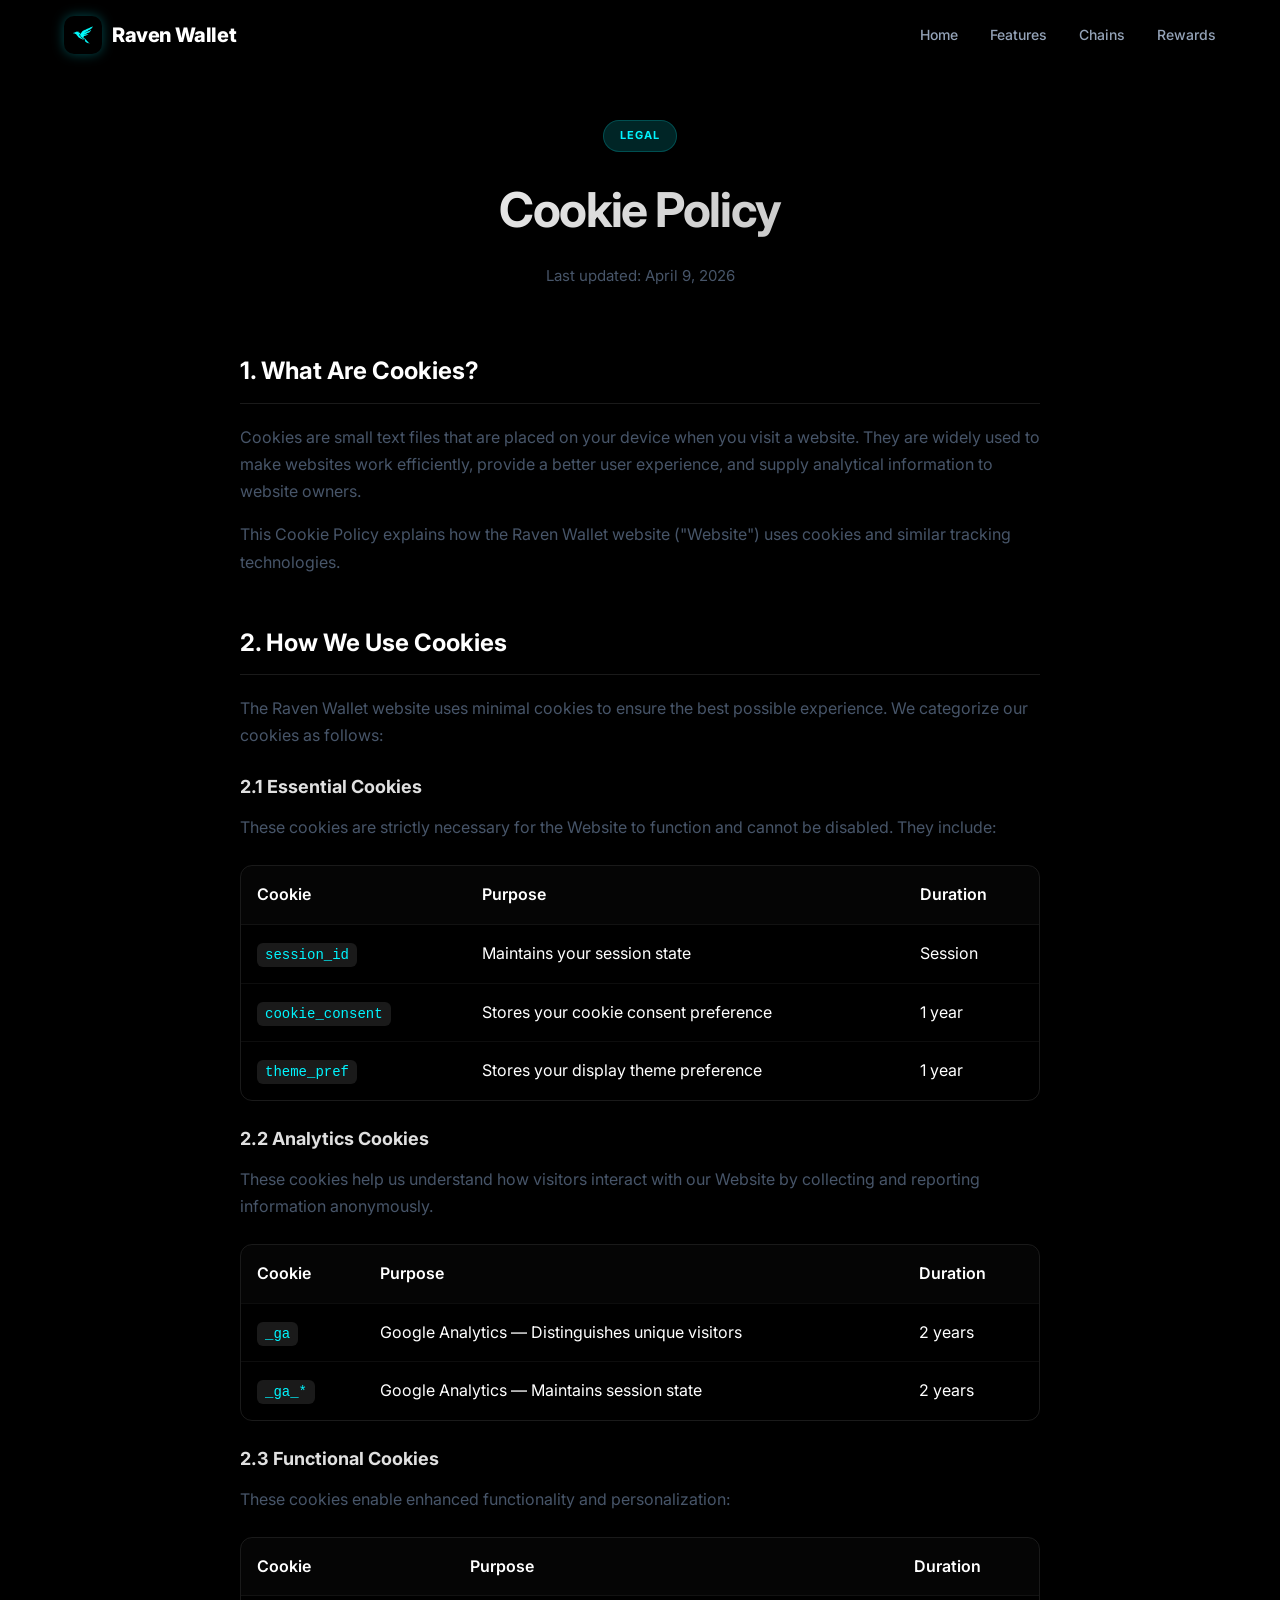
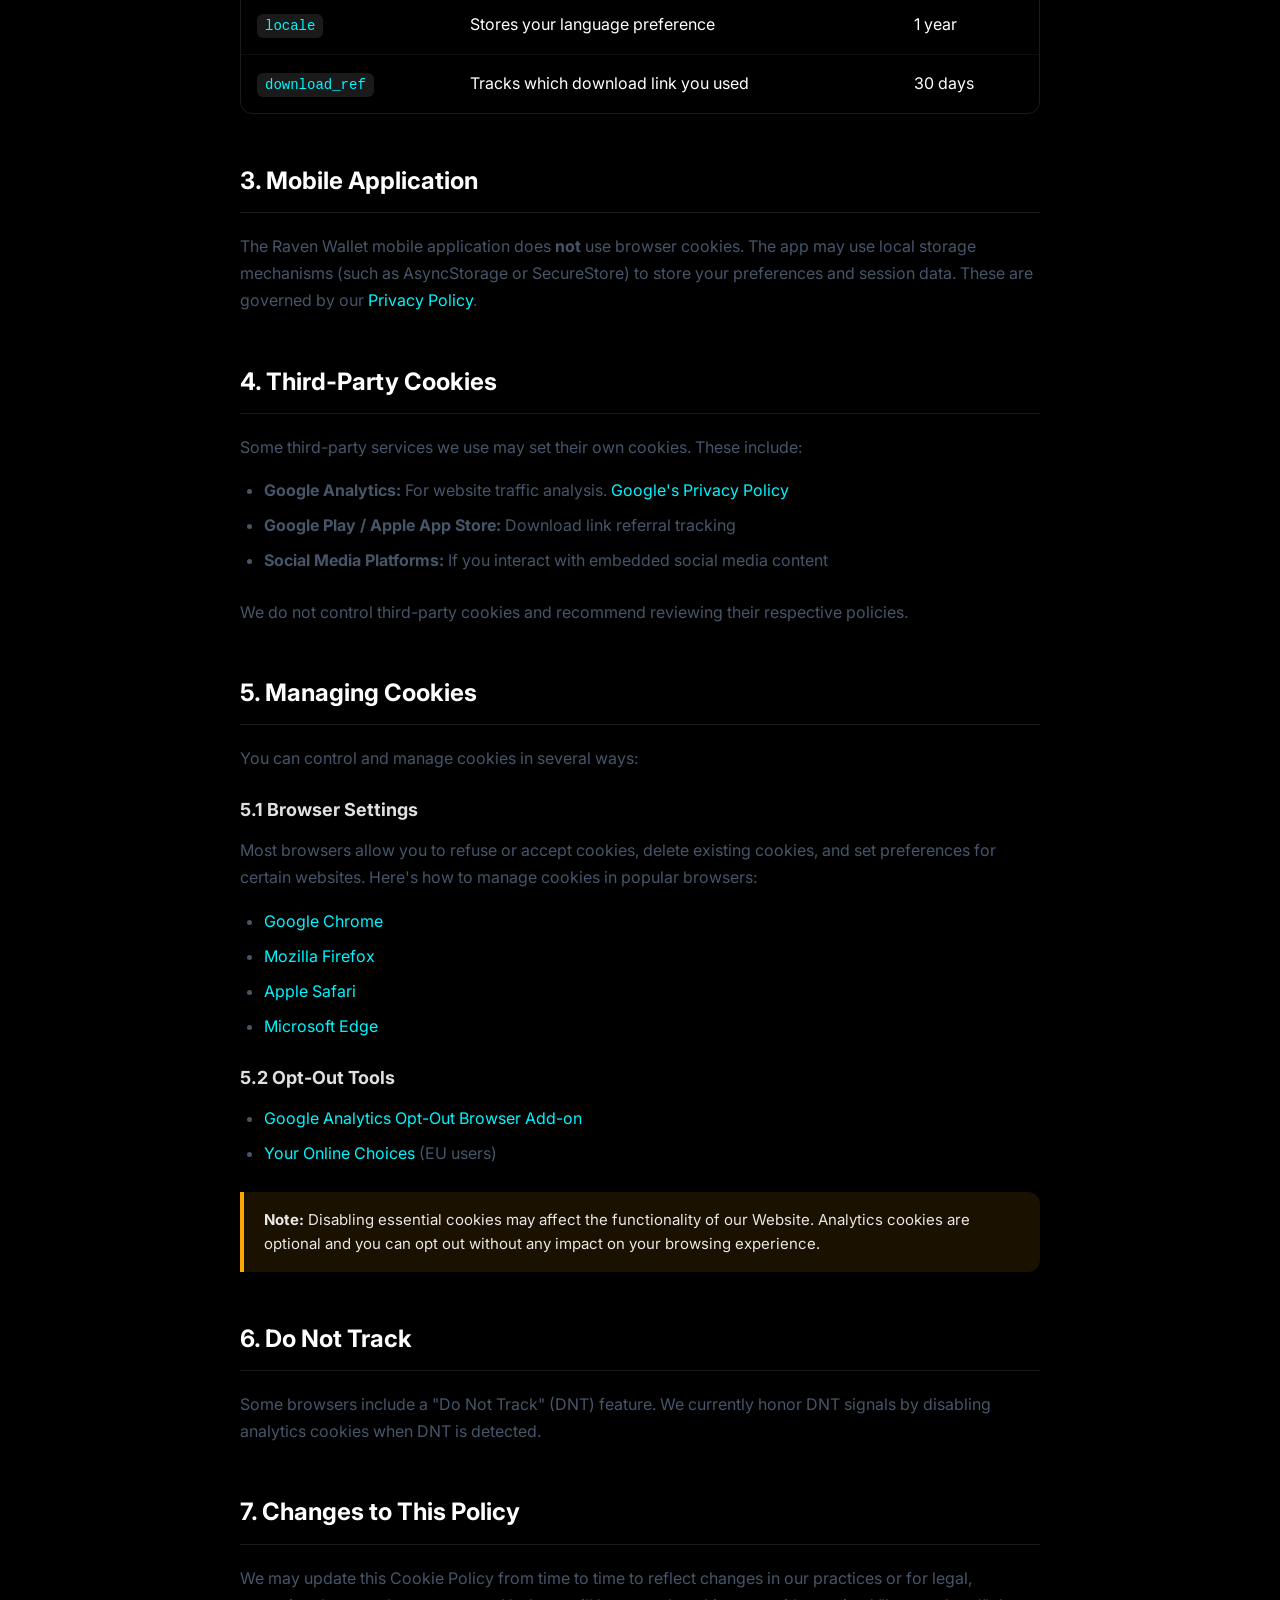
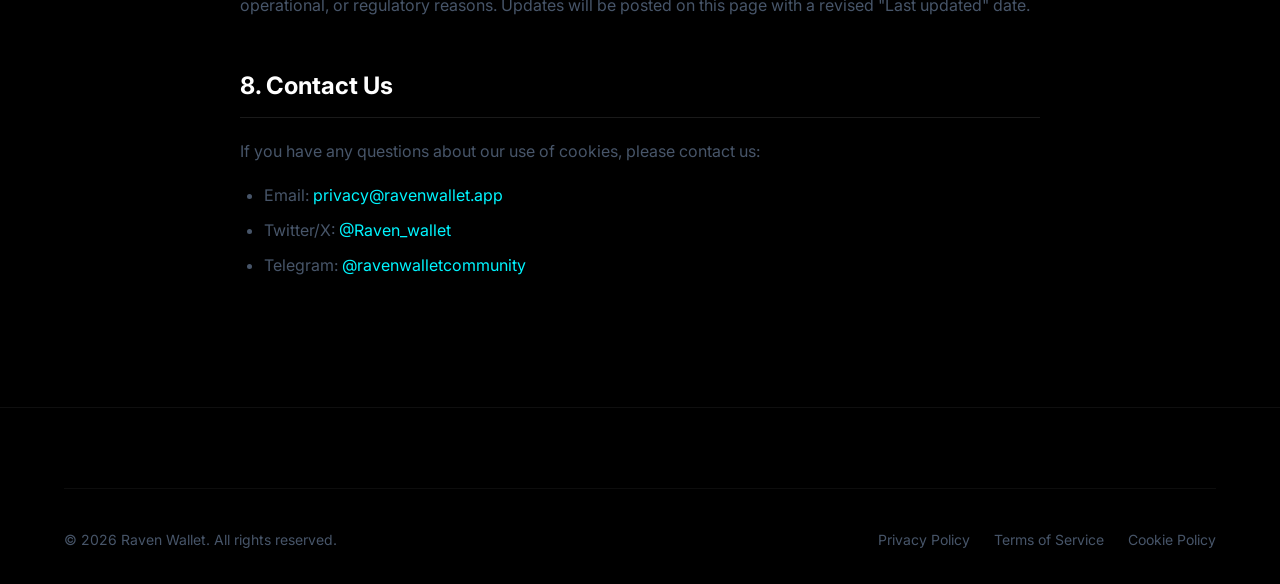
<file: cookie-policy.html>
<!DOCTYPE html>
<html lang="en">
<head>
    <meta charset="UTF-8">
    <meta name="viewport" content="width=device-width, initial-scale=1.0">
    <title>Cookie Policy — Raven Wallet</title>
    <meta name="description" content="Raven Wallet Cookie Policy. Learn about how our website uses cookies and similar technologies.">
    <link rel="icon" type="image/png" href="assets/raven_original_logo.png">
    <link rel="preconnect" href="https://fonts.googleapis.com">
    <link rel="preconnect" href="https://fonts.gstatic.com" crossorigin>
    <link href="https://fonts.googleapis.com/css2?family=Inter:wght@300;400;500;600;700;800;900&display=swap" rel="stylesheet">
    <link rel="stylesheet" href="style.css">
    <link rel="stylesheet" href="legal.css">
</head>
<body>
    <nav class="nav" id="nav">
        <div class="nav-container">
            <a href="index.html" class="nav-logo">
                <img src="assets/raven_original_logo.png" alt="Raven Wallet" class="nav-logo-img">
                <span>Raven Wallet</span>
            </a>
            <div class="nav-links">
                <a href="index.html">Home</a>
                <a href="index.html#features">Features</a>
                <a href="index.html#chains">Chains</a>
                <a href="index.html#rewards">Rewards</a>
            </div>
        </div>
    </nav>

    <main class="legal-page">
        <div class="legal-container">
            <div class="legal-header">
                <span class="section-chip">LEGAL</span>
                <h1>Cookie Policy</h1>
                <p class="legal-date">Last updated: April 9, 2026</p>
            </div>

            <div class="legal-content">
                <section>
                    <h2>1. What Are Cookies?</h2>
                    <p>Cookies are small text files that are placed on your device when you visit a website. They are widely used to make websites work efficiently, provide a better user experience, and supply analytical information to website owners.</p>
                    <p>This Cookie Policy explains how the Raven Wallet website ("Website") uses cookies and similar tracking technologies.</p>
                </section>

                <section>
                    <h2>2. How We Use Cookies</h2>
                    <p>The Raven Wallet website uses minimal cookies to ensure the best possible experience. We categorize our cookies as follows:</p>

                    <h3>2.1 Essential Cookies</h3>
                    <p>These cookies are strictly necessary for the Website to function and cannot be disabled. They include:</p>
                    <div class="cookie-table">
                        <table>
                            <thead>
                                <tr>
                                    <th>Cookie</th>
                                    <th>Purpose</th>
                                    <th>Duration</th>
                                </tr>
                            </thead>
                            <tbody>
                                <tr>
                                    <td><code>session_id</code></td>
                                    <td>Maintains your session state</td>
                                    <td>Session</td>
                                </tr>
                                <tr>
                                    <td><code>cookie_consent</code></td>
                                    <td>Stores your cookie consent preference</td>
                                    <td>1 year</td>
                                </tr>
                                <tr>
                                    <td><code>theme_pref</code></td>
                                    <td>Stores your display theme preference</td>
                                    <td>1 year</td>
                                </tr>
                            </tbody>
                        </table>
                    </div>

                    <h3>2.2 Analytics Cookies</h3>
                    <p>These cookies help us understand how visitors interact with our Website by collecting and reporting information anonymously.</p>
                    <div class="cookie-table">
                        <table>
                            <thead>
                                <tr>
                                    <th>Cookie</th>
                                    <th>Purpose</th>
                                    <th>Duration</th>
                                </tr>
                            </thead>
                            <tbody>
                                <tr>
                                    <td><code>_ga</code></td>
                                    <td>Google Analytics — Distinguishes unique visitors</td>
                                    <td>2 years</td>
                                </tr>
                                <tr>
                                    <td><code>_ga_*</code></td>
                                    <td>Google Analytics — Maintains session state</td>
                                    <td>2 years</td>
                                </tr>
                            </tbody>
                        </table>
                    </div>

                    <h3>2.3 Functional Cookies</h3>
                    <p>These cookies enable enhanced functionality and personalization:</p>
                    <div class="cookie-table">
                        <table>
                            <thead>
                                <tr>
                                    <th>Cookie</th>
                                    <th>Purpose</th>
                                    <th>Duration</th>
                                </tr>
                            </thead>
                            <tbody>
                                <tr>
                                    <td><code>locale</code></td>
                                    <td>Stores your language preference</td>
                                    <td>1 year</td>
                                </tr>
                                <tr>
                                    <td><code>download_ref</code></td>
                                    <td>Tracks which download link you used</td>
                                    <td>30 days</td>
                                </tr>
                            </tbody>
                        </table>
                    </div>
                </section>

                <section>
                    <h2>3. Mobile Application</h2>
                    <p>The Raven Wallet mobile application does <strong>not</strong> use browser cookies. The app may use local storage mechanisms (such as AsyncStorage or SecureStore) to store your preferences and session data. These are governed by our <a href="privacy-policy.html">Privacy Policy</a>.</p>
                </section>

                <section>
                    <h2>4. Third-Party Cookies</h2>
                    <p>Some third-party services we use may set their own cookies. These include:</p>
                    <ul>
                        <li><strong>Google Analytics:</strong> For website traffic analysis. <a href="https://policies.google.com/privacy" target="_blank" rel="noopener">Google's Privacy Policy</a></li>
                        <li><strong>Google Play / Apple App Store:</strong> Download link referral tracking</li>
                        <li><strong>Social Media Platforms:</strong> If you interact with embedded social media content</li>
                    </ul>
                    <p>We do not control third-party cookies and recommend reviewing their respective policies.</p>
                </section>

                <section>
                    <h2>5. Managing Cookies</h2>
                    <p>You can control and manage cookies in several ways:</p>

                    <h3>5.1 Browser Settings</h3>
                    <p>Most browsers allow you to refuse or accept cookies, delete existing cookies, and set preferences for certain websites. Here's how to manage cookies in popular browsers:</p>
                    <ul>
                        <li><a href="https://support.google.com/chrome/answer/95647" target="_blank" rel="noopener">Google Chrome</a></li>
                        <li><a href="https://support.mozilla.org/en-US/kb/cookies-information-websites-store-on-your-computer" target="_blank" rel="noopener">Mozilla Firefox</a></li>
                        <li><a href="https://support.apple.com/guide/safari/manage-cookies-sfri11471/mac" target="_blank" rel="noopener">Apple Safari</a></li>
                        <li><a href="https://support.microsoft.com/en-us/microsoft-edge/manage-cookies-in-microsoft-edge-168dab11-0753-043d-7c16-ede5947fc64d" target="_blank" rel="noopener">Microsoft Edge</a></li>
                    </ul>

                    <h3>5.2 Opt-Out Tools</h3>
                    <ul>
                        <li><a href="https://tools.google.com/dlpage/gaoptout" target="_blank" rel="noopener">Google Analytics Opt-Out Browser Add-on</a></li>
                        <li><a href="https://www.youronlinechoices.com/" target="_blank" rel="noopener">Your Online Choices</a> (EU users)</li>
                    </ul>

                    <div class="legal-warning">
                        <strong>Note:</strong> Disabling essential cookies may affect the functionality of our Website. Analytics cookies are optional and you can opt out without any impact on your browsing experience.
                    </div>
                </section>

                <section>
                    <h2>6. Do Not Track</h2>
                    <p>Some browsers include a "Do Not Track" (DNT) feature. We currently honor DNT signals by disabling analytics cookies when DNT is detected.</p>
                </section>

                <section>
                    <h2>7. Changes to This Policy</h2>
                    <p>We may update this Cookie Policy from time to time to reflect changes in our practices or for legal, operational, or regulatory reasons. Updates will be posted on this page with a revised "Last updated" date.</p>
                </section>

                <section>
                    <h2>8. Contact Us</h2>
                    <p>If you have any questions about our use of cookies, please contact us:</p>
                    <ul>
                        <li>Email: <a href="mailto:privacy@ravenwallet.app">privacy@ravenwallet.app</a></li>
                        <li>Twitter/X: <a href="https://x.com/Raven_wallet" target="_blank">@Raven_wallet</a></li>
                        <li>Telegram: <a href="https://t.me/ravenwalletcommunity" target="_blank">@ravenwalletcommunity</a></li>
                    </ul>
                </section>
            </div>
        </div>
    </main>

    <footer class="footer">
        <div class="section-container">
            <div class="legal-footer">
                <p>&copy; 2026 Raven Wallet. All rights reserved.</p>
                <div class="legal-footer-links">
                    <a href="privacy-policy.html">Privacy Policy</a>
                    <a href="terms-of-service.html">Terms of Service</a>
                    <a href="cookie-policy.html">Cookie Policy</a>
                </div>
            </div>
        </div>
    </footer>
</body>
</html>
</file>
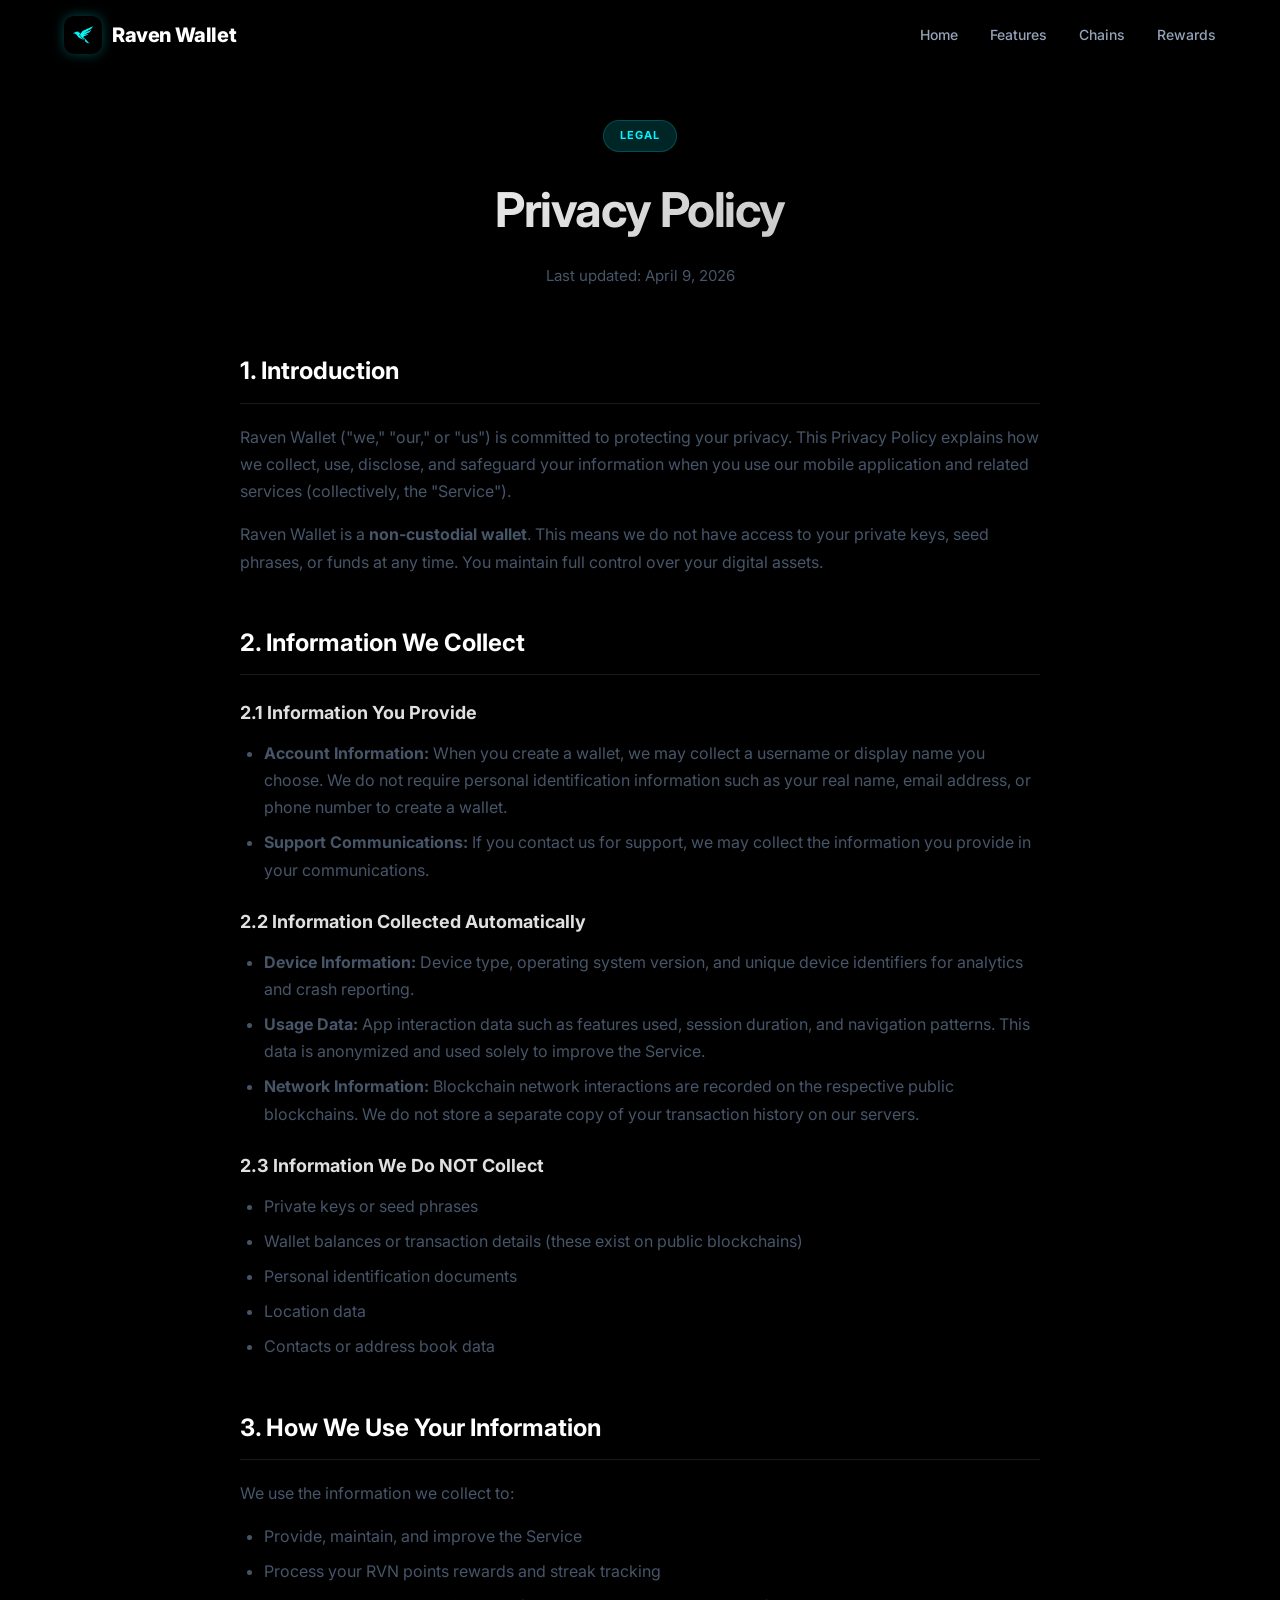
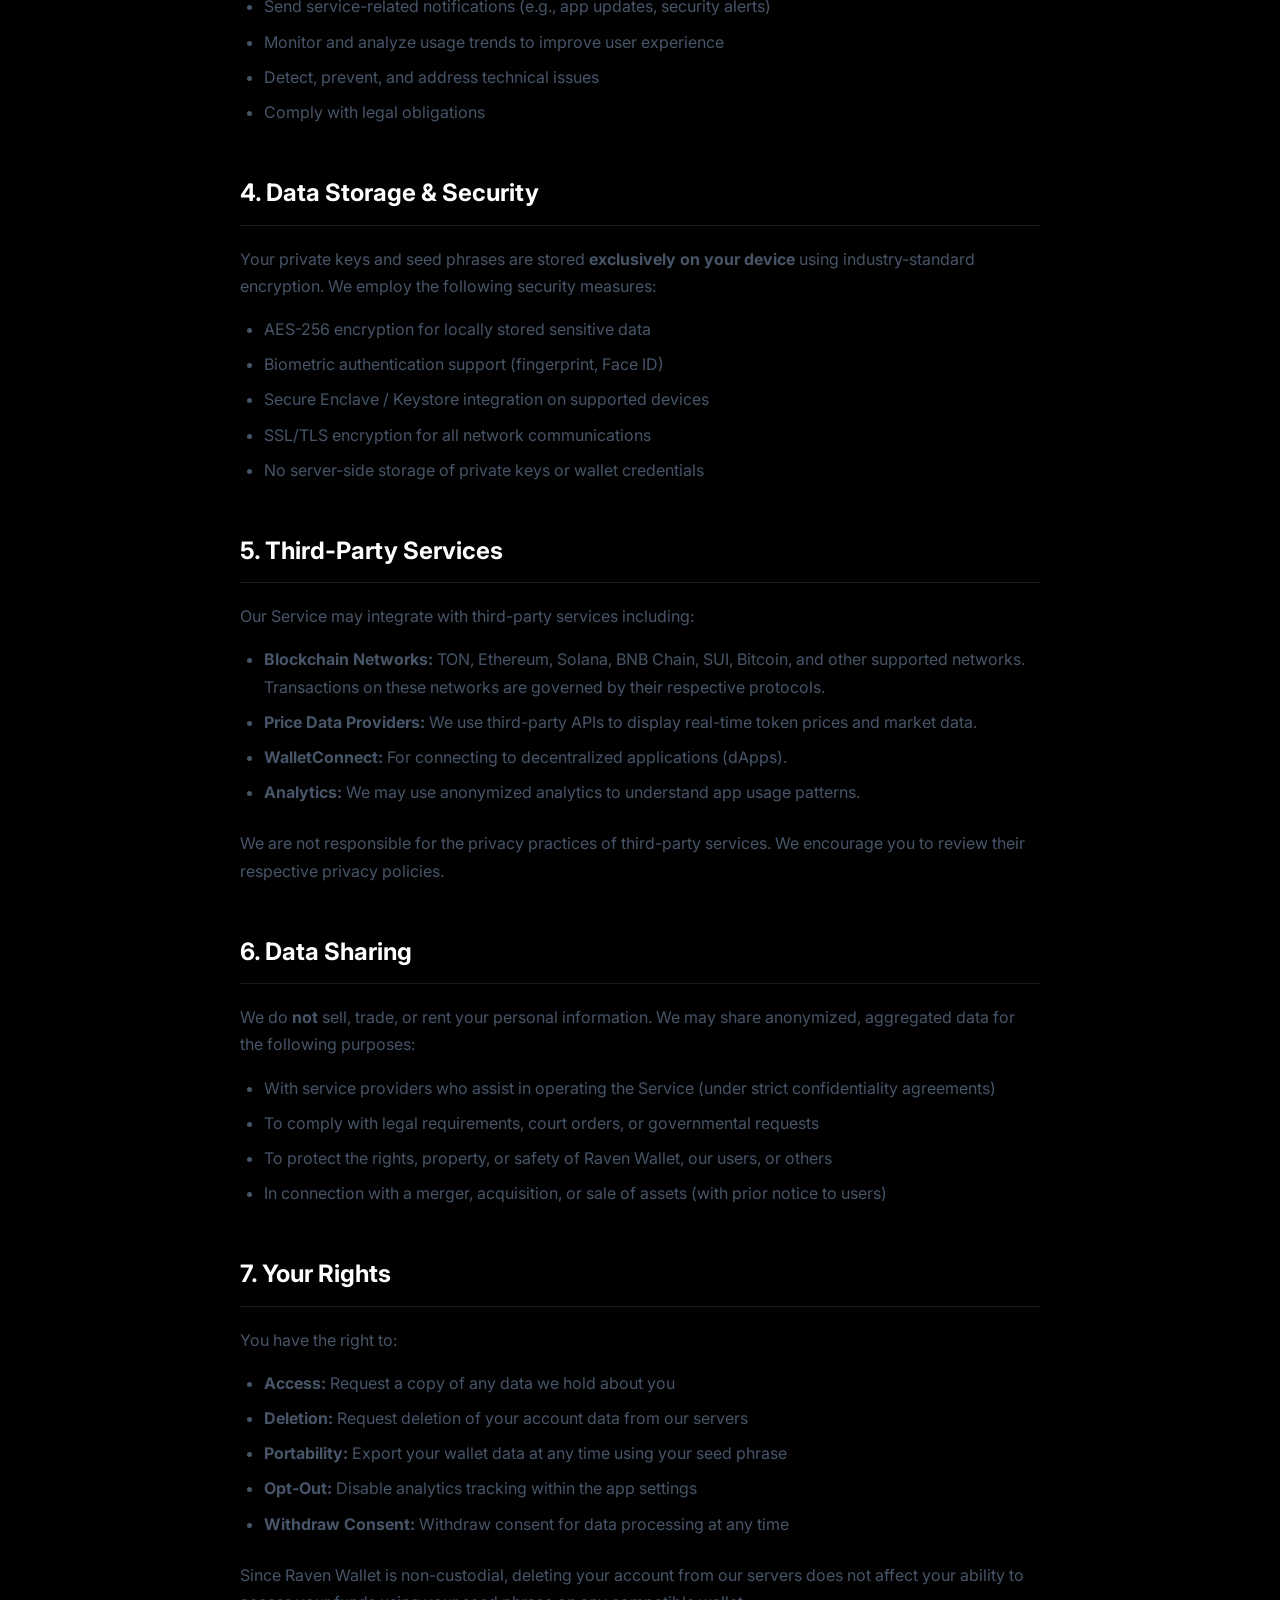
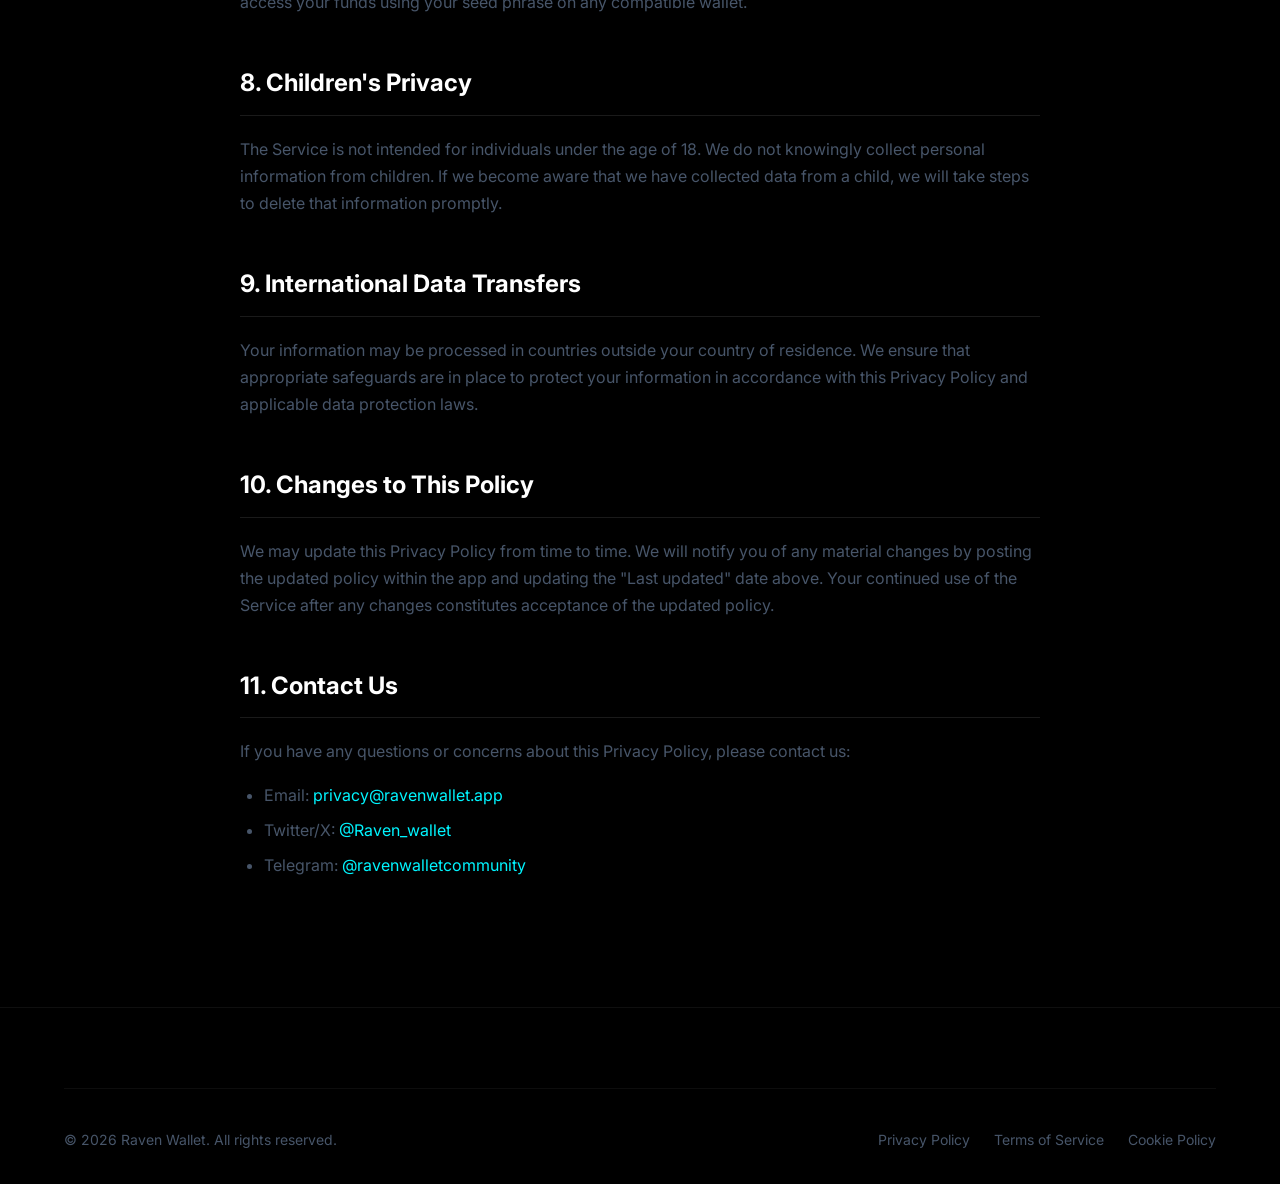
<file: privacy-policy.html>
<!DOCTYPE html>
<html lang="en">
<head>
    <meta charset="UTF-8">
    <meta name="viewport" content="width=device-width, initial-scale=1.0">
    <title>Privacy Policy — Raven Wallet</title>
    <meta name="description" content="Raven Wallet Privacy Policy. Learn how we handle your data with our non-custodial, privacy-first approach.">
    <link rel="icon" type="image/png" href="assets/raven_original_logo.png">
    <link rel="preconnect" href="https://fonts.googleapis.com">
    <link rel="preconnect" href="https://fonts.gstatic.com" crossorigin>
    <link href="https://fonts.googleapis.com/css2?family=Inter:wght@300;400;500;600;700;800;900&display=swap" rel="stylesheet">
    <link rel="stylesheet" href="style.css">
    <link rel="stylesheet" href="legal.css">
</head>
<body>
    <nav class="nav" id="nav">
        <div class="nav-container">
            <a href="index.html" class="nav-logo">
                <img src="assets/raven_original_logo.png" alt="Raven Wallet" class="nav-logo-img">
                <span>Raven Wallet</span>
            </a>
            <div class="nav-links">
                <a href="index.html">Home</a>
                <a href="index.html#features">Features</a>
                <a href="index.html#chains">Chains</a>
                <a href="index.html#rewards">Rewards</a>
            </div>
        </div>
    </nav>

    <main class="legal-page">
        <div class="legal-container">
            <div class="legal-header">
                <span class="section-chip">LEGAL</span>
                <h1>Privacy Policy</h1>
                <p class="legal-date">Last updated: April 9, 2026</p>
            </div>

            <div class="legal-content">
                <section>
                    <h2>1. Introduction</h2>
                    <p>Raven Wallet ("we," "our," or "us") is committed to protecting your privacy. This Privacy Policy explains how we collect, use, disclose, and safeguard your information when you use our mobile application and related services (collectively, the "Service").</p>
                    <p>Raven Wallet is a <strong>non-custodial wallet</strong>. This means we do not have access to your private keys, seed phrases, or funds at any time. You maintain full control over your digital assets.</p>
                </section>

                <section>
                    <h2>2. Information We Collect</h2>
                    
                    <h3>2.1 Information You Provide</h3>
                    <ul>
                        <li><strong>Account Information:</strong> When you create a wallet, we may collect a username or display name you choose. We do not require personal identification information such as your real name, email address, or phone number to create a wallet.</li>
                        <li><strong>Support Communications:</strong> If you contact us for support, we may collect the information you provide in your communications.</li>
                    </ul>

                    <h3>2.2 Information Collected Automatically</h3>
                    <ul>
                        <li><strong>Device Information:</strong> Device type, operating system version, and unique device identifiers for analytics and crash reporting.</li>
                        <li><strong>Usage Data:</strong> App interaction data such as features used, session duration, and navigation patterns. This data is anonymized and used solely to improve the Service.</li>
                        <li><strong>Network Information:</strong> Blockchain network interactions are recorded on the respective public blockchains. We do not store a separate copy of your transaction history on our servers.</li>
                    </ul>

                    <h3>2.3 Information We Do NOT Collect</h3>
                    <ul>
                        <li>Private keys or seed phrases</li>
                        <li>Wallet balances or transaction details (these exist on public blockchains)</li>
                        <li>Personal identification documents</li>
                        <li>Location data</li>
                        <li>Contacts or address book data</li>
                    </ul>
                </section>

                <section>
                    <h2>3. How We Use Your Information</h2>
                    <p>We use the information we collect to:</p>
                    <ul>
                        <li>Provide, maintain, and improve the Service</li>
                        <li>Process your RVN points rewards and streak tracking</li>
                        <li>Send service-related notifications (e.g., app updates, security alerts)</li>
                        <li>Monitor and analyze usage trends to improve user experience</li>
                        <li>Detect, prevent, and address technical issues</li>
                        <li>Comply with legal obligations</li>
                    </ul>
                </section>

                <section>
                    <h2>4. Data Storage & Security</h2>
                    <p>Your private keys and seed phrases are stored <strong>exclusively on your device</strong> using industry-standard encryption. We employ the following security measures:</p>
                    <ul>
                        <li>AES-256 encryption for locally stored sensitive data</li>
                        <li>Biometric authentication support (fingerprint, Face ID)</li>
                        <li>Secure Enclave / Keystore integration on supported devices</li>
                        <li>SSL/TLS encryption for all network communications</li>
                        <li>No server-side storage of private keys or wallet credentials</li>
                    </ul>
                </section>

                <section>
                    <h2>5. Third-Party Services</h2>
                    <p>Our Service may integrate with third-party services including:</p>
                    <ul>
                        <li><strong>Blockchain Networks:</strong> TON, Ethereum, Solana, BNB Chain, SUI, Bitcoin, and other supported networks. Transactions on these networks are governed by their respective protocols.</li>
                        <li><strong>Price Data Providers:</strong> We use third-party APIs to display real-time token prices and market data.</li>
                        <li><strong>WalletConnect:</strong> For connecting to decentralized applications (dApps).</li>
                        <li><strong>Analytics:</strong> We may use anonymized analytics to understand app usage patterns.</li>
                    </ul>
                    <p>We are not responsible for the privacy practices of third-party services. We encourage you to review their respective privacy policies.</p>
                </section>

                <section>
                    <h2>6. Data Sharing</h2>
                    <p>We do <strong>not</strong> sell, trade, or rent your personal information. We may share anonymized, aggregated data for the following purposes:</p>
                    <ul>
                        <li>With service providers who assist in operating the Service (under strict confidentiality agreements)</li>
                        <li>To comply with legal requirements, court orders, or governmental requests</li>
                        <li>To protect the rights, property, or safety of Raven Wallet, our users, or others</li>
                        <li>In connection with a merger, acquisition, or sale of assets (with prior notice to users)</li>
                    </ul>
                </section>

                <section>
                    <h2>7. Your Rights</h2>
                    <p>You have the right to:</p>
                    <ul>
                        <li><strong>Access:</strong> Request a copy of any data we hold about you</li>
                        <li><strong>Deletion:</strong> Request deletion of your account data from our servers</li>
                        <li><strong>Portability:</strong> Export your wallet data at any time using your seed phrase</li>
                        <li><strong>Opt-Out:</strong> Disable analytics tracking within the app settings</li>
                        <li><strong>Withdraw Consent:</strong> Withdraw consent for data processing at any time</li>
                    </ul>
                    <p>Since Raven Wallet is non-custodial, deleting your account from our servers does not affect your ability to access your funds using your seed phrase on any compatible wallet.</p>
                </section>

                <section>
                    <h2>8. Children's Privacy</h2>
                    <p>The Service is not intended for individuals under the age of 18. We do not knowingly collect personal information from children. If we become aware that we have collected data from a child, we will take steps to delete that information promptly.</p>
                </section>

                <section>
                    <h2>9. International Data Transfers</h2>
                    <p>Your information may be processed in countries outside your country of residence. We ensure that appropriate safeguards are in place to protect your information in accordance with this Privacy Policy and applicable data protection laws.</p>
                </section>

                <section>
                    <h2>10. Changes to This Policy</h2>
                    <p>We may update this Privacy Policy from time to time. We will notify you of any material changes by posting the updated policy within the app and updating the "Last updated" date above. Your continued use of the Service after any changes constitutes acceptance of the updated policy.</p>
                </section>

                <section>
                    <h2>11. Contact Us</h2>
                    <p>If you have any questions or concerns about this Privacy Policy, please contact us:</p>
                    <ul>
                        <li>Email: <a href="mailto:privacy@ravenwallet.app">privacy@ravenwallet.app</a></li>
                        <li>Twitter/X: <a href="https://x.com/Raven_wallet" target="_blank">@Raven_wallet</a></li>
                        <li>Telegram: <a href="https://t.me/ravenwalletcommunity" target="_blank">@ravenwalletcommunity</a></li>
                    </ul>
                </section>
            </div>
        </div>
    </main>

    <footer class="footer">
        <div class="section-container">
            <div class="legal-footer">
                <p>&copy; 2026 Raven Wallet. All rights reserved.</p>
                <div class="legal-footer-links">
                    <a href="privacy-policy.html">Privacy Policy</a>
                    <a href="terms-of-service.html">Terms of Service</a>
                    <a href="cookie-policy.html">Cookie Policy</a>
                </div>
            </div>
        </div>
    </footer>
</body>
</html>
</file>
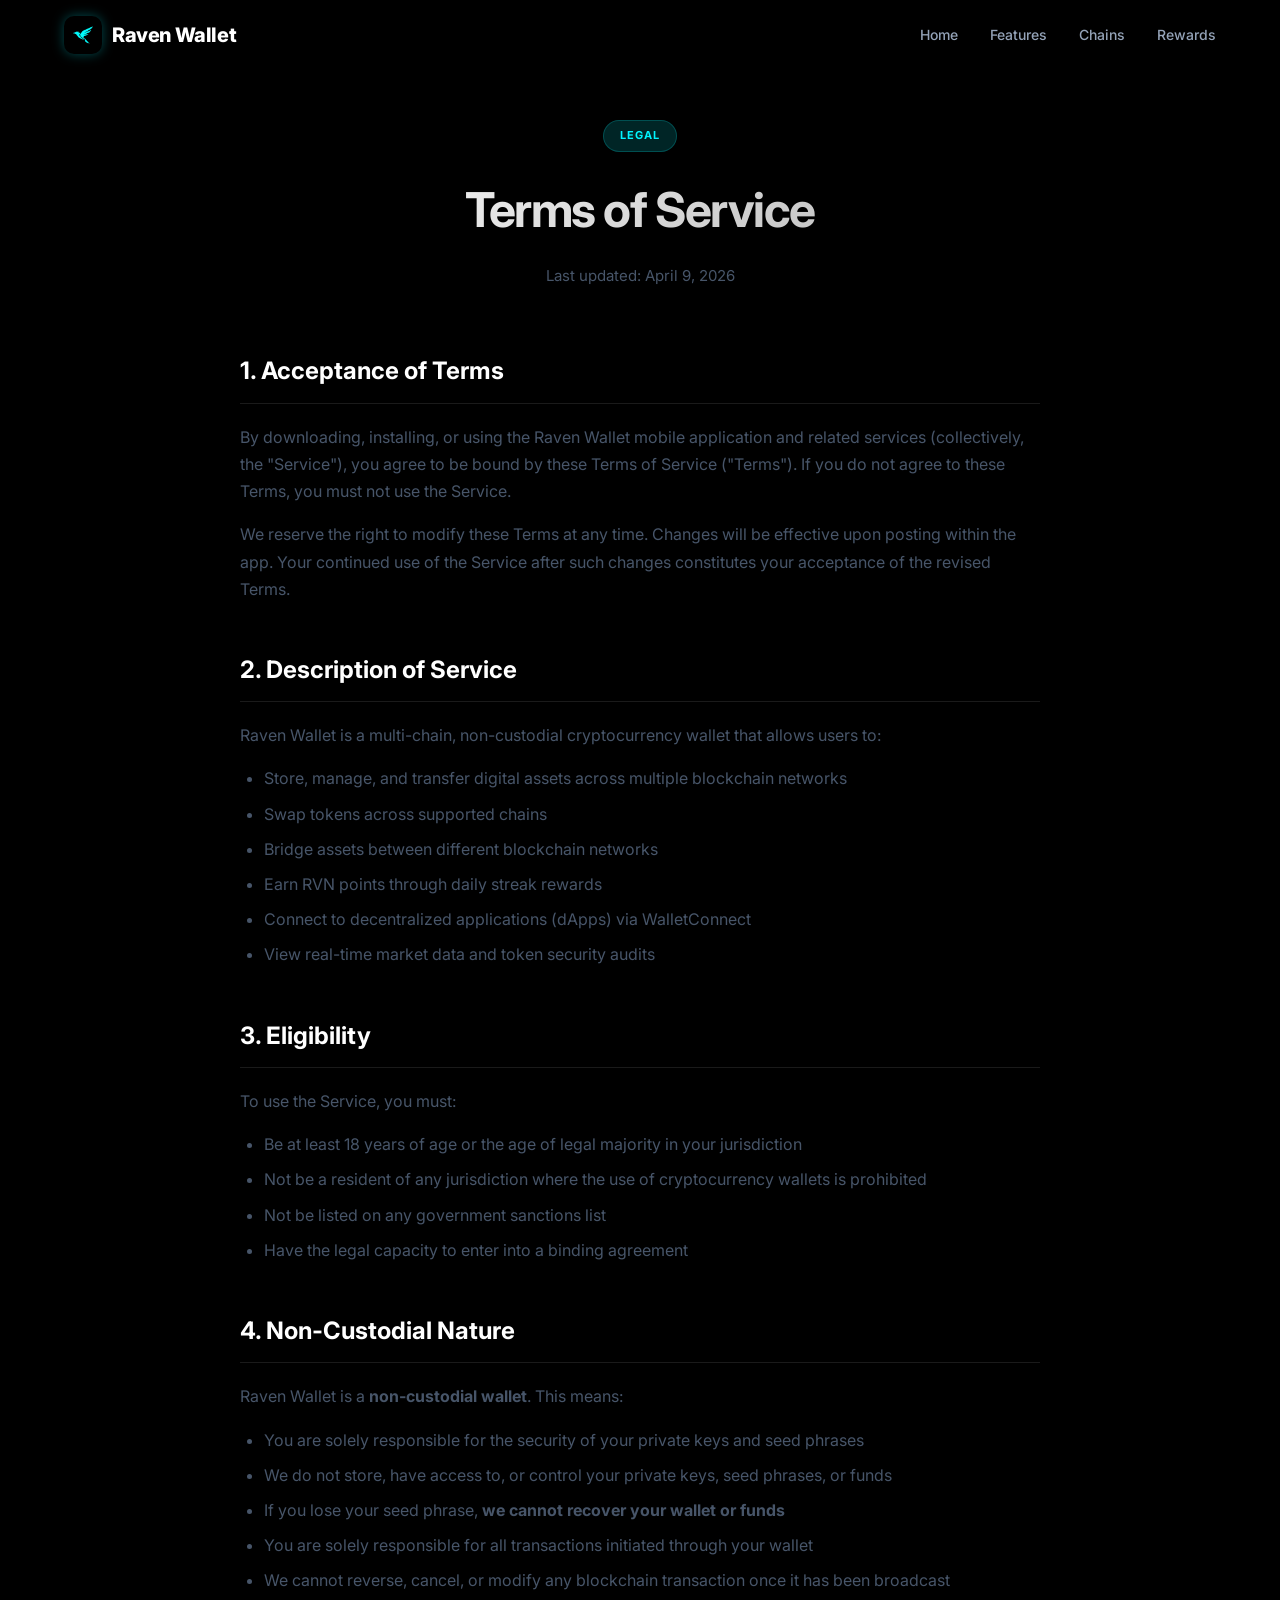
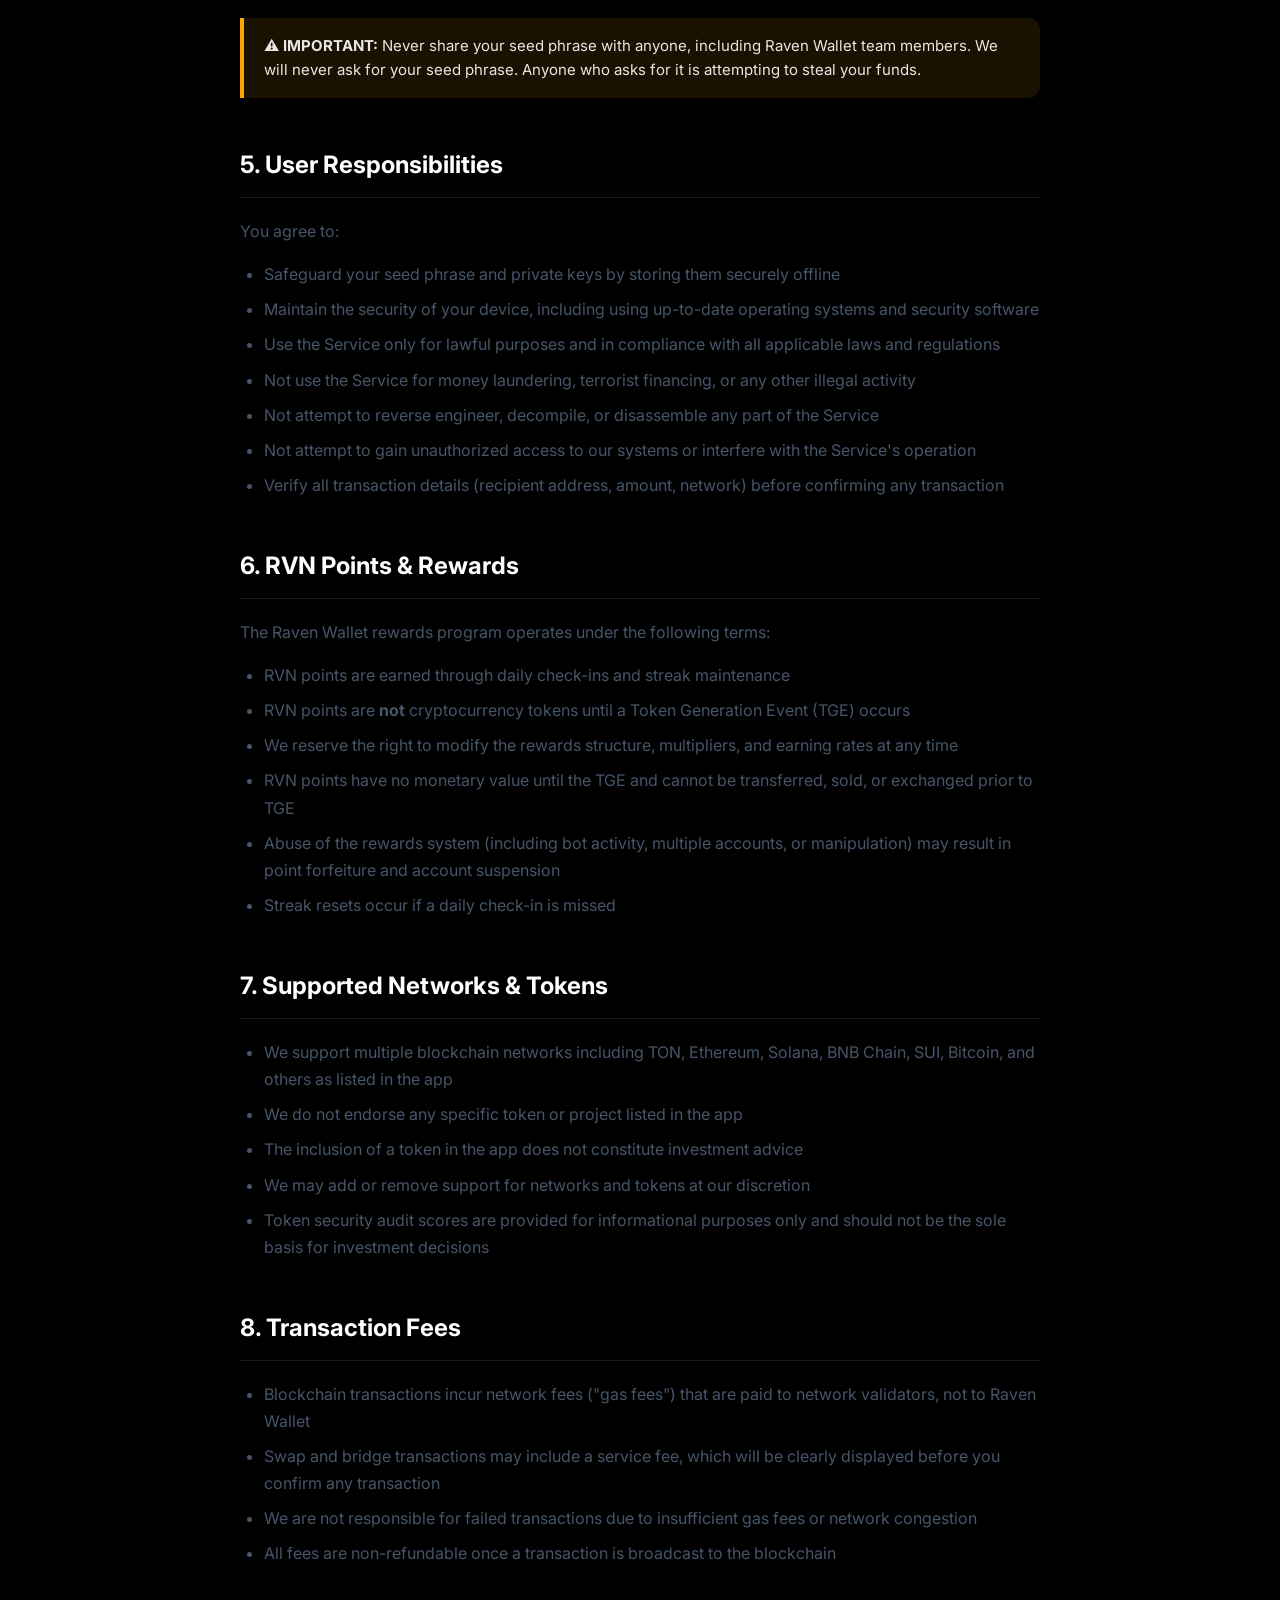
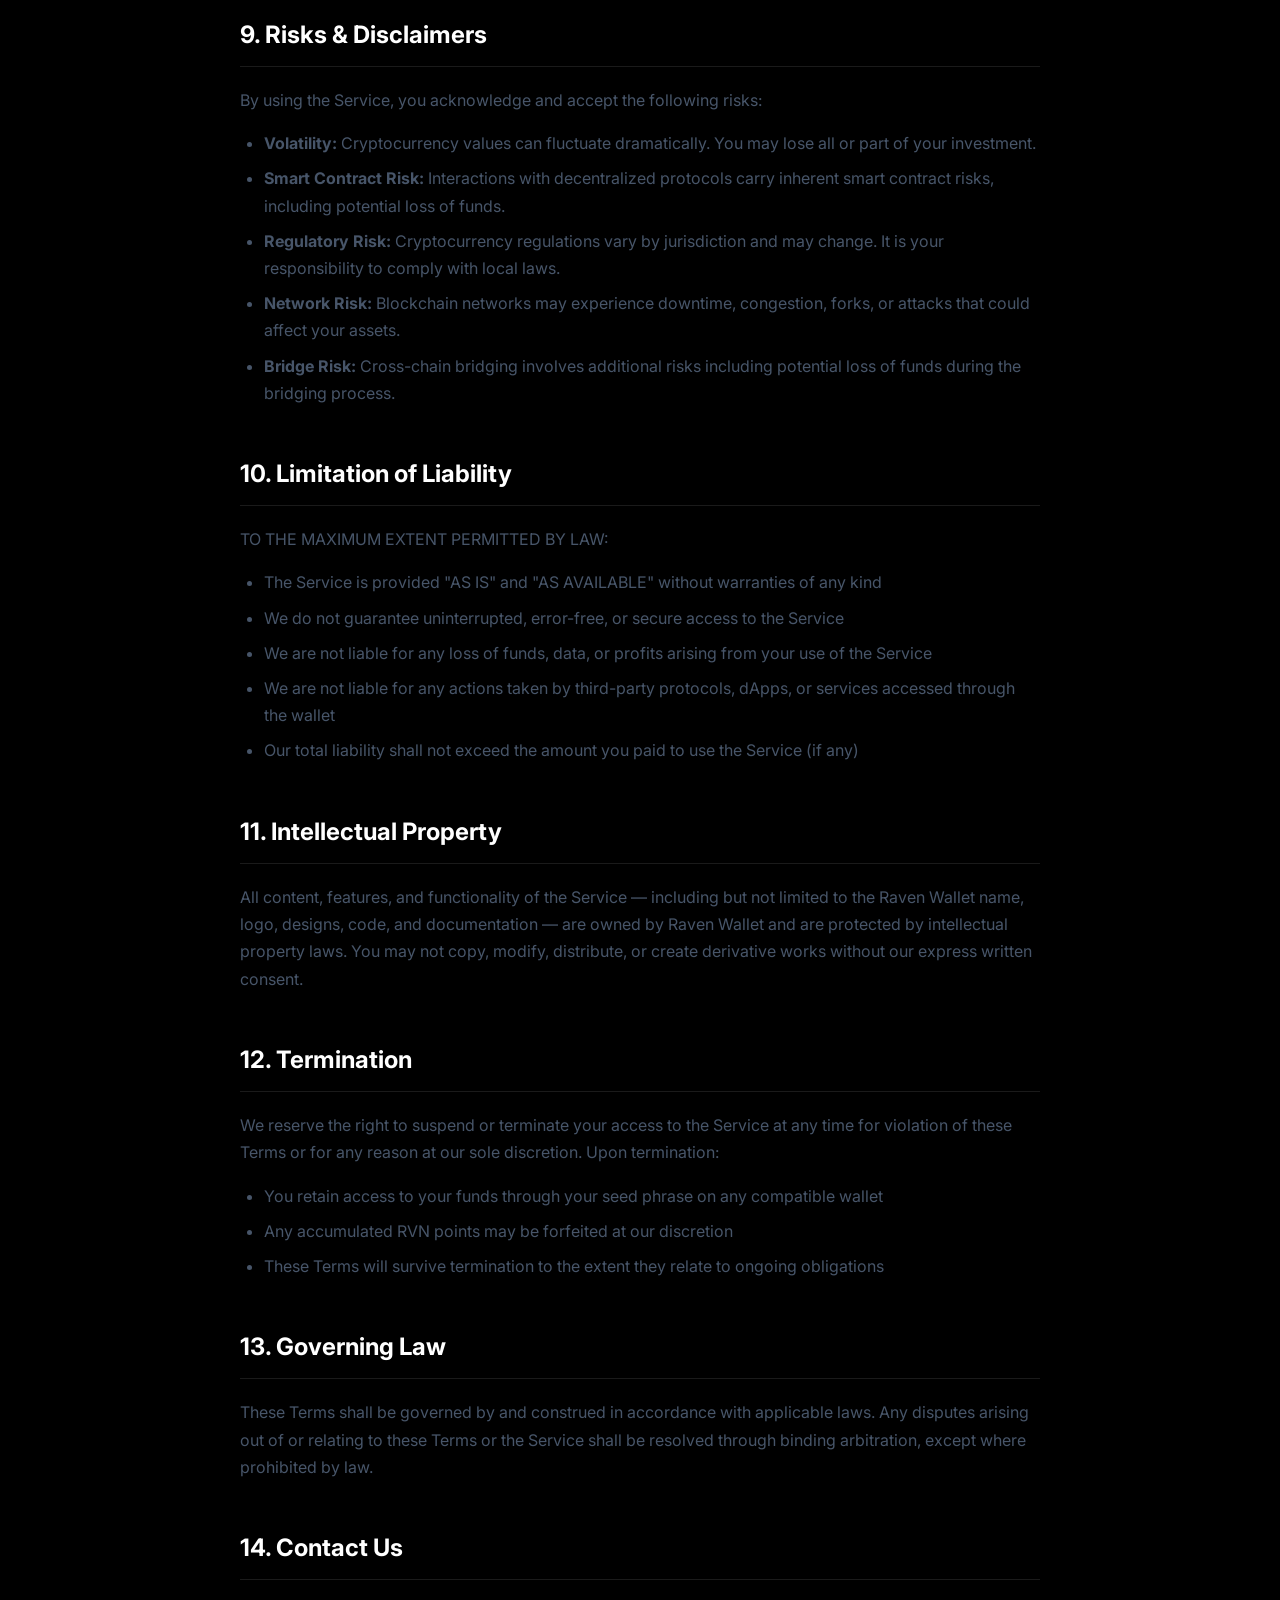
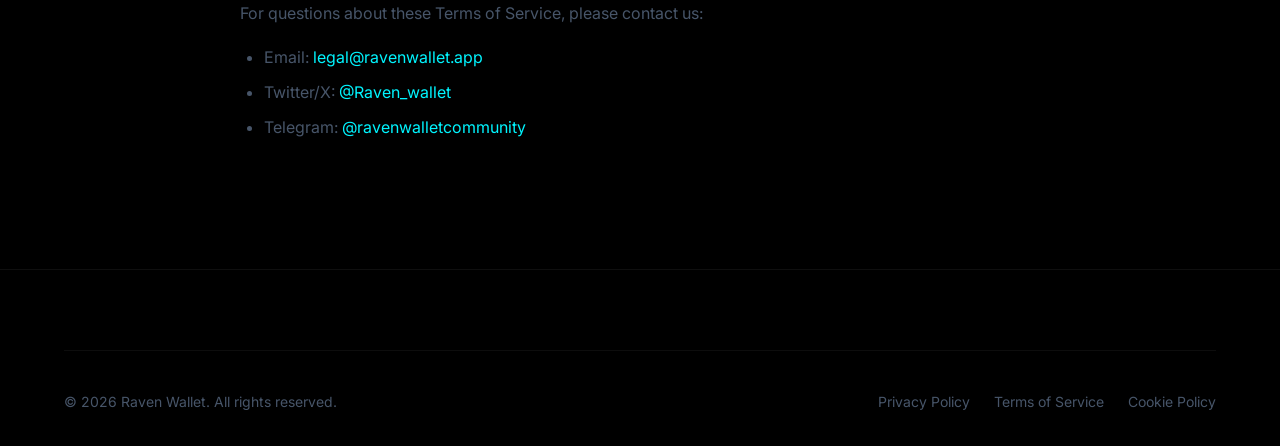
<file: terms-of-service.html>
<!DOCTYPE html>
<html lang="en">
<head>
    <meta charset="UTF-8">
    <meta name="viewport" content="width=device-width, initial-scale=1.0">
    <title>Terms of Service — Raven Wallet</title>
    <meta name="description" content="Raven Wallet Terms of Service. Understand your rights and responsibilities when using our multi-chain wallet.">
    <link rel="icon" type="image/png" href="assets/raven_original_logo.png">
    <link rel="preconnect" href="https://fonts.googleapis.com">
    <link rel="preconnect" href="https://fonts.gstatic.com" crossorigin>
    <link href="https://fonts.googleapis.com/css2?family=Inter:wght@300;400;500;600;700;800;900&display=swap" rel="stylesheet">
    <link rel="stylesheet" href="style.css">
    <link rel="stylesheet" href="legal.css">
</head>
<body>
    <nav class="nav" id="nav">
        <div class="nav-container">
            <a href="index.html" class="nav-logo">
                <img src="assets/raven_original_logo.png" alt="Raven Wallet" class="nav-logo-img">
                <span>Raven Wallet</span>
            </a>
            <div class="nav-links">
                <a href="index.html">Home</a>
                <a href="index.html#features">Features</a>
                <a href="index.html#chains">Chains</a>
                <a href="index.html#rewards">Rewards</a>
            </div>
        </div>
    </nav>

    <main class="legal-page">
        <div class="legal-container">
            <div class="legal-header">
                <span class="section-chip">LEGAL</span>
                <h1>Terms of Service</h1>
                <p class="legal-date">Last updated: April 9, 2026</p>
            </div>

            <div class="legal-content">
                <section>
                    <h2>1. Acceptance of Terms</h2>
                    <p>By downloading, installing, or using the Raven Wallet mobile application and related services (collectively, the "Service"), you agree to be bound by these Terms of Service ("Terms"). If you do not agree to these Terms, you must not use the Service.</p>
                    <p>We reserve the right to modify these Terms at any time. Changes will be effective upon posting within the app. Your continued use of the Service after such changes constitutes your acceptance of the revised Terms.</p>
                </section>

                <section>
                    <h2>2. Description of Service</h2>
                    <p>Raven Wallet is a multi-chain, non-custodial cryptocurrency wallet that allows users to:</p>
                    <ul>
                        <li>Store, manage, and transfer digital assets across multiple blockchain networks</li>
                        <li>Swap tokens across supported chains</li>
                        <li>Bridge assets between different blockchain networks</li>
                        <li>Earn RVN points through daily streak rewards</li>
                        <li>Connect to decentralized applications (dApps) via WalletConnect</li>
                        <li>View real-time market data and token security audits</li>
                    </ul>
                </section>

                <section>
                    <h2>3. Eligibility</h2>
                    <p>To use the Service, you must:</p>
                    <ul>
                        <li>Be at least 18 years of age or the age of legal majority in your jurisdiction</li>
                        <li>Not be a resident of any jurisdiction where the use of cryptocurrency wallets is prohibited</li>
                        <li>Not be listed on any government sanctions list</li>
                        <li>Have the legal capacity to enter into a binding agreement</li>
                    </ul>
                </section>

                <section>
                    <h2>4. Non-Custodial Nature</h2>
                    <p>Raven Wallet is a <strong>non-custodial wallet</strong>. This means:</p>
                    <ul>
                        <li>You are solely responsible for the security of your private keys and seed phrases</li>
                        <li>We do not store, have access to, or control your private keys, seed phrases, or funds</li>
                        <li>If you lose your seed phrase, <strong>we cannot recover your wallet or funds</strong></li>
                        <li>You are solely responsible for all transactions initiated through your wallet</li>
                        <li>We cannot reverse, cancel, or modify any blockchain transaction once it has been broadcast</li>
                    </ul>
                    <div class="legal-warning">
                        <strong>⚠ IMPORTANT:</strong> Never share your seed phrase with anyone, including Raven Wallet team members. We will never ask for your seed phrase. Anyone who asks for it is attempting to steal your funds.
                    </div>
                </section>

                <section>
                    <h2>5. User Responsibilities</h2>
                    <p>You agree to:</p>
                    <ul>
                        <li>Safeguard your seed phrase and private keys by storing them securely offline</li>
                        <li>Maintain the security of your device, including using up-to-date operating systems and security software</li>
                        <li>Use the Service only for lawful purposes and in compliance with all applicable laws and regulations</li>
                        <li>Not use the Service for money laundering, terrorist financing, or any other illegal activity</li>
                        <li>Not attempt to reverse engineer, decompile, or disassemble any part of the Service</li>
                        <li>Not attempt to gain unauthorized access to our systems or interfere with the Service's operation</li>
                        <li>Verify all transaction details (recipient address, amount, network) before confirming any transaction</li>
                    </ul>
                </section>

                <section>
                    <h2>6. RVN Points & Rewards</h2>
                    <p>The Raven Wallet rewards program operates under the following terms:</p>
                    <ul>
                        <li>RVN points are earned through daily check-ins and streak maintenance</li>
                        <li>RVN points are <strong>not</strong> cryptocurrency tokens until a Token Generation Event (TGE) occurs</li>
                        <li>We reserve the right to modify the rewards structure, multipliers, and earning rates at any time</li>
                        <li>RVN points have no monetary value until the TGE and cannot be transferred, sold, or exchanged prior to TGE</li>
                        <li>Abuse of the rewards system (including bot activity, multiple accounts, or manipulation) may result in point forfeiture and account suspension</li>
                        <li>Streak resets occur if a daily check-in is missed</li>
                    </ul>
                </section>

                <section>
                    <h2>7. Supported Networks & Tokens</h2>
                    <ul>
                        <li>We support multiple blockchain networks including TON, Ethereum, Solana, BNB Chain, SUI, Bitcoin, and others as listed in the app</li>
                        <li>We do not endorse any specific token or project listed in the app</li>
                        <li>The inclusion of a token in the app does not constitute investment advice</li>
                        <li>We may add or remove support for networks and tokens at our discretion</li>
                        <li>Token security audit scores are provided for informational purposes only and should not be the sole basis for investment decisions</li>
                    </ul>
                </section>

                <section>
                    <h2>8. Transaction Fees</h2>
                    <ul>
                        <li>Blockchain transactions incur network fees ("gas fees") that are paid to network validators, not to Raven Wallet</li>
                        <li>Swap and bridge transactions may include a service fee, which will be clearly displayed before you confirm any transaction</li>
                        <li>We are not responsible for failed transactions due to insufficient gas fees or network congestion</li>
                        <li>All fees are non-refundable once a transaction is broadcast to the blockchain</li>
                    </ul>
                </section>

                <section>
                    <h2>9. Risks & Disclaimers</h2>
                    <p>By using the Service, you acknowledge and accept the following risks:</p>
                    <ul>
                        <li><strong>Volatility:</strong> Cryptocurrency values can fluctuate dramatically. You may lose all or part of your investment.</li>
                        <li><strong>Smart Contract Risk:</strong> Interactions with decentralized protocols carry inherent smart contract risks, including potential loss of funds.</li>
                        <li><strong>Regulatory Risk:</strong> Cryptocurrency regulations vary by jurisdiction and may change. It is your responsibility to comply with local laws.</li>
                        <li><strong>Network Risk:</strong> Blockchain networks may experience downtime, congestion, forks, or attacks that could affect your assets.</li>
                        <li><strong>Bridge Risk:</strong> Cross-chain bridging involves additional risks including potential loss of funds during the bridging process.</li>
                    </ul>
                </section>

                <section>
                    <h2>10. Limitation of Liability</h2>
                    <p>TO THE MAXIMUM EXTENT PERMITTED BY LAW:</p>
                    <ul>
                        <li>The Service is provided "AS IS" and "AS AVAILABLE" without warranties of any kind</li>
                        <li>We do not guarantee uninterrupted, error-free, or secure access to the Service</li>
                        <li>We are not liable for any loss of funds, data, or profits arising from your use of the Service</li>
                        <li>We are not liable for any actions taken by third-party protocols, dApps, or services accessed through the wallet</li>
                        <li>Our total liability shall not exceed the amount you paid to use the Service (if any)</li>
                    </ul>
                </section>

                <section>
                    <h2>11. Intellectual Property</h2>
                    <p>All content, features, and functionality of the Service — including but not limited to the Raven Wallet name, logo, designs, code, and documentation — are owned by Raven Wallet and are protected by intellectual property laws. You may not copy, modify, distribute, or create derivative works without our express written consent.</p>
                </section>

                <section>
                    <h2>12. Termination</h2>
                    <p>We reserve the right to suspend or terminate your access to the Service at any time for violation of these Terms or for any reason at our sole discretion. Upon termination:</p>
                    <ul>
                        <li>You retain access to your funds through your seed phrase on any compatible wallet</li>
                        <li>Any accumulated RVN points may be forfeited at our discretion</li>
                        <li>These Terms will survive termination to the extent they relate to ongoing obligations</li>
                    </ul>
                </section>

                <section>
                    <h2>13. Governing Law</h2>
                    <p>These Terms shall be governed by and construed in accordance with applicable laws. Any disputes arising out of or relating to these Terms or the Service shall be resolved through binding arbitration, except where prohibited by law.</p>
                </section>

                <section>
                    <h2>14. Contact Us</h2>
                    <p>For questions about these Terms of Service, please contact us:</p>
                    <ul>
                        <li>Email: <a href="mailto:legal@ravenwallet.app">legal@ravenwallet.app</a></li>
                        <li>Twitter/X: <a href="https://x.com/Raven_wallet" target="_blank">@Raven_wallet</a></li>
                        <li>Telegram: <a href="https://t.me/ravenwalletcommunity" target="_blank">@ravenwalletcommunity</a></li>
                    </ul>
                </section>
            </div>
        </div>
    </main>

    <footer class="footer">
        <div class="section-container">
            <div class="legal-footer">
                <p>&copy; 2026 Raven Wallet. All rights reserved.</p>
                <div class="legal-footer-links">
                    <a href="privacy-policy.html">Privacy Policy</a>
                    <a href="terms-of-service.html">Terms of Service</a>
                    <a href="cookie-policy.html">Cookie Policy</a>
                </div>
            </div>
        </div>
    </footer>
</body>
</html>
</file>
<file: style.css>
/* ═══════════════════════════════════════════════════════════════
   RAVEN WALLET — Premium Website Stylesheet
   Theme: Cyber Raven (Obsidian + Neon Cyan)
   ═══════════════════════════════════════════════════════════════ */

/* ── DESIGN TOKENS ─────────────────────────────────────────── */
:root {
    --bg-void: #000000;
    --bg-obsidian: #050505;
    --bg-surface: #0B0B0C;
    --bg-card: rgba(15, 15, 15, 0.6);
    --bg-card-hover: rgba(20, 20, 22, 0.8);
    --primary: #00F5FF;
    --primary-dim: rgba(0, 245, 255, 0.15);
    --primary-glow: rgba(0, 245, 255, 0.4);
    --secondary: #A060FF;
    --secondary-dim: rgba(160, 96, 255, 0.15);
    --success: #00FFCC;
    --error: #FF0055;
    --warning: #FFCC00;
    --text-primary: #FFFFFF;
    --text-secondary: #94A3B8;
    --text-muted: #475569;
    --border: rgba(255, 255, 255, 0.06);
    --border-hover: rgba(255, 255, 255, 0.12);
    --border-primary: rgba(0, 245, 255, 0.2);
    --card-shadow: 0 20px 40px rgba(0, 0, 0, 0.4);
    --card-shadow-hover: 0 30px 60px rgba(0, 0, 0, 0.6);
    --radius-sm: 10px;
    --radius-md: 14px;
    --radius-lg: 18px;
    --radius-xl: 24px;
    --radius-2xl: 32px;
    --font: 'Inter', -apple-system, BlinkMacSystemFont, sans-serif;
    --transition: 0.4s cubic-bezier(0.16, 1, 0.3, 1);
    --transition-fast: 0.2s cubic-bezier(0.16, 1, 0.3, 1);
}

/* ── RESET & BASE ──────────────────────────────────────────── */
*, *::before, *::after {
    margin: 0;
    padding: 0;
    box-sizing: border-box;
}

html {
    scroll-behavior: smooth;
    font-size: 16px;
    -webkit-font-smoothing: antialiased;
    -moz-osx-font-smoothing: grayscale;
}

body {
    font-family: var(--font);
    background: var(--bg-void);
    color: var(--text-primary);
    overflow-x: hidden;
    line-height: 1.6;
}

a {
    color: inherit;
    text-decoration: none;
}

img {
    max-width: 100%;
    display: block;
}

/* ── UTILITIES ─────────────────────────────────────────────── */
.gradient-text {
    background: linear-gradient(135deg, var(--primary) 0%, var(--secondary) 100%);
    -webkit-background-clip: text;
    -webkit-text-fill-color: transparent;
    background-clip: text;
}

.section-container {
    max-width: 1200px;
    margin: 0 auto;
    padding: 0 24px;
}

/* ── BUTTONS ───────────────────────────────────────────────── */
.btn {
    display: inline-flex;
    align-items: center;
    gap: 10px;
    font-family: var(--font);
    font-weight: 600;
    border: none;
    cursor: pointer;
    transition: var(--transition);
    border-radius: var(--radius-lg);
    white-space: nowrap;
}

.btn-primary {
    background: linear-gradient(135deg, var(--primary), #00B2FF);
    color: #000;
    padding: 14px 28px;
    font-size: 15px;
    box-shadow: 0 0 20px rgba(0, 245, 255, 0.2), 0 4px 12px rgba(0, 0, 0, 0.3);
}
.btn-primary:hover {
    box-shadow: 0 0 40px rgba(0, 245, 255, 0.35), 0 8px 24px rgba(0, 0, 0, 0.4);
    transform: translateY(-2px);
}

.btn-ghost {
    background: rgba(255, 255, 255, 0.05);
    color: var(--text-primary);
    padding: 14px 28px;
    font-size: 15px;
    border: 1px solid var(--border);
}
.btn-ghost:hover {
    background: rgba(255, 255, 255, 0.1);
    border-color: var(--border-hover);
    transform: translateY(-2px);
}

.btn-lg { padding: 16px 32px; font-size: 16px; }
.btn-xl { padding: 18px 40px; font-size: 17px; border-radius: var(--radius-xl); }

/* ── STORE BADGES ─────────────────────────────────────────── */
.store-badge {
    display: inline-flex;
    position: relative;
    transition: var(--transition);
    border-radius: 12px;
    overflow: visible;
}
.store-badge:hover {
    transform: translateY(-3px);
    filter: brightness(1.1);
}
.store-badge-img {
    height: 52px;
    width: auto;
    border-radius: 8px;
}
.store-badge-img.store-badge-lg {
    height: 60px;
}
.store-badge-disabled {
    position: relative;
    opacity: 0.5;
    pointer-events: none;
}
.coming-soon-label {
    position: absolute;
    top: -10px;
    right: -10px;
    background: linear-gradient(135deg, var(--primary), var(--secondary));
    color: #000;
    font-size: 9px;
    font-weight: 800;
    letter-spacing: 0.05em;
    padding: 3px 8px;
    border-radius: 6px;
    white-space: nowrap;
    box-shadow: 0 2px 8px rgba(0, 245, 255, 0.3);
}

/* ── NAVIGATION ────────────────────────────────────────────── */
.nav {
    position: fixed;
    top: 0;
    left: 0;
    right: 0;
    z-index: 1000;
    padding: 16px 0;
    transition: var(--transition);
}
.nav.scrolled {
    background: rgba(5, 5, 5, 0.85);
    backdrop-filter: blur(20px);
    -webkit-backdrop-filter: blur(20px);
    border-bottom: 1px solid var(--border);
    padding: 12px 0;
}
.nav-container {
    max-width: 1200px;
    margin: 0 auto;
    padding: 0 24px;
    display: flex;
    align-items: center;
    justify-content: space-between;
}
.nav-logo {
    display: flex;
    align-items: center;
    gap: 10px;
    font-weight: 800;
    font-size: 20px;
    letter-spacing: -0.02em;
}
.testimonial-avatar {
    width: 44px;
    height: 44px;
    border-radius: 12px;
    background: linear-gradient(135deg, var(--primary), var(--secondary));
    display: flex;
    align-items: center;
    justify-content: center;
    font-weight: 700;
    font-size: 18px;
    flex-shrink: 0;
}
.testimonial-avatar-img {
    width: 44px;
    height: 44px;
    border-radius: 12px;
    object-fit: cover;
    flex-shrink: 0;
    border: 2px solid rgba(0, 245, 255, 0.2);
}
.nav-logo-icon {
    width: 36px;
    height: 36px;
    border-radius: 10px;
    background: linear-gradient(135deg, var(--primary), var(--secondary));
    display: flex;
    align-items: center;
    justify-content: center;
    font-weight: 900;
    font-size: 16px;
    color: #000;
}
.nav-links {
    display: flex;
    align-items: center;
    gap: 32px;
}
.nav-links a {
    font-size: 14px;
    font-weight: 500;
    color: var(--text-secondary);
    transition: var(--transition-fast);
    position: relative;
}
.nav-links a:hover {
    color: var(--text-primary);
}
.nav-links a::after {
    content: '';
    position: absolute;
    bottom: -4px;
    left: 0;
    width: 0;
    height: 2px;
    background: var(--primary);
    transition: var(--transition);
    border-radius: 1px;
}
.nav-links a:hover::after {
    width: 100%;
}
.nav-actions {
    display: flex;
    align-items: center;
    gap: 16px;
}
.nav-toggle {
    display: none;
    flex-direction: column;
    gap: 5px;
    background: none;
    border: none;
    cursor: pointer;
    padding: 4px;
}
.nav-toggle span {
    width: 22px;
    height: 2px;
    background: var(--text-primary);
    border-radius: 2px;
    transition: var(--transition-fast);
}

/* ── HERO ──────────────────────────────────────────────────── */
.hero {
    position: relative;
    min-height: 100vh;
    display: flex;
    align-items: center;
    padding: 120px 0 80px;
    overflow: hidden;
}
.hero-bg {
    position: absolute;
    inset: 0;
    pointer-events: none;
}
.hero-glow {
    position: absolute;
    border-radius: 50%;
    filter: blur(120px);
    animation: glow-pulse 6s ease-in-out infinite alternate;
}
.hero-glow-1 {
    width: 600px;
    height: 600px;
    background: rgba(0, 245, 255, 0.08);
    top: -200px;
    right: 10%;
}
.hero-glow-2 {
    width: 400px;
    height: 400px;
    background: rgba(160, 96, 255, 0.06);
    bottom: -100px;
    left: 10%;
    animation-delay: 3s;
}
.hero-grid {
    position: absolute;
    inset: 0;
    background-image:
        linear-gradient(rgba(255,255,255,0.02) 1px, transparent 1px),
        linear-gradient(90deg, rgba(255,255,255,0.02) 1px, transparent 1px);
    background-size: 60px 60px;
    mask-image: radial-gradient(ellipse 80% 60% at 50% 40%, black, transparent);
    -webkit-mask-image: radial-gradient(ellipse 80% 60% at 50% 40%, black, transparent);
}
.hero-container {
    max-width: 1200px;
    margin: 0 auto;
    padding: 0 24px;
    display: grid;
    grid-template-columns: 1fr 1fr;
    gap: 60px;
    align-items: center;
}
.hero-badge {
    display: inline-flex;
    align-items: center;
    gap: 8px;
    padding: 8px 16px 8px 12px;
    background: var(--primary-dim);
    border: 1px solid var(--border-primary);
    border-radius: 100px;
    font-size: 13px;
    font-weight: 600;
    color: var(--primary);
    margin-bottom: 24px;
    animation: fade-in-up 0.8s ease-out;
}
.badge-dot {
    width: 7px;
    height: 7px;
    border-radius: 50%;
    background: var(--primary);
    animation: pulse-dot 2s ease-in-out infinite;
}
.hero-title {
    font-size: clamp(40px, 5.5vw, 72px);
    font-weight: 900;
    line-height: 1.05;
    letter-spacing: -0.03em;
    margin-bottom: 24px;
    animation: fade-in-up 0.8s ease-out 0.1s both;
}
.hero-subtitle {
    font-size: 18px;
    color: var(--text-secondary);
    line-height: 1.7;
    max-width: 500px;
    margin-bottom: 36px;
    animation: fade-in-up 0.8s ease-out 0.2s both;
}
.hero-buttons {
    display: flex;
    gap: 16px;
    flex-wrap: wrap;
    margin-bottom: 48px;
    animation: fade-in-up 0.8s ease-out 0.3s both;
}
.hero-stats-row {
    display: flex;
    align-items: center;
    gap: 32px;
    animation: fade-in-up 0.8s ease-out 0.4s both;
}
.hero-stat-value {
    font-size: 28px;
    font-weight: 800;
    letter-spacing: -0.02em;
}
.hero-stat-suffix {
    font-size: 20px;
    font-weight: 700;
    color: var(--primary);
    margin-left: 2px;
}
.hero-stat-label {
    display: block;
    font-size: 13px;
    color: var(--text-muted);
    margin-top: 4px;
}
.hero-stat-divider {
    width: 1px;
    height: 40px;
    background: var(--border);
}

/* ── PHONE MOCKUP ──────────────────────────────────────────── */
.hero-visual {
    position: relative;
    display: flex;
    justify-content: center;
    animation: fade-in-up 1s ease-out 0.3s both;
}
.phone-mockup {
    width: 310px;
    height: 675px;
    background: #0B0B0C;
    border-radius: 58px;
    border: 8px solid #1c1c1e;
    box-shadow:
        0 0 0 2px #3a3a3c,
        0 40px 100px -20px rgba(0,0,0,0.9),
        0 80px 160px -40px rgba(20, 241, 149, 0.15);
    overflow: hidden;
    position: relative;
    z-index: 2;
    transition: transform 0.3s cubic-bezier(0.175, 0.885, 0.32, 1.275);
    display: flex;
    flex-direction: column;
}
.phone-mockup:hover {
    transform: scale(1.02) translateY(-10px);
}
.phone-screen {
    flex: 1;
    background: #0B0B0C;
    position: relative;
    overflow: hidden;
    display: flex;
    flex-direction: column;
}
.phone-screen::after {
    content: '';
    position: absolute;
    top: -50%;
    left: -50%;
    width: 200%;
    height: 100%;
    background: linear-gradient(
        135deg, 
        rgba(255,255,255,0) 0%, 
        rgba(255,255,255,0.03) 50%, 
        rgba(255,255,255,0) 100%
    );
    transform: rotate(25deg);
    pointer-events: none;
    z-index: 20;
}
.mock-app-screen {
    display: flex;
    flex-direction: column;
    flex: 1;
    background: #0B0B0C;
}
.screenshot-screen {
    padding: 0;
    display: flex;
    align-items: center;
    justify-content: center;
}
.phone-screenshot {
    width: 100%;
    height: 100%;
    object-fit: cover;
    border-radius: 42px;
}
.mock-app {
    height: 100%;
    display: flex;
    flex-direction: column;
    padding: 0 14px;
    animation: mock-app-load 0.8s ease-out both;
    position: relative;
    z-index: 5;
    background: radial-gradient(ellipse at 50% 0%, rgba(0, 240, 255, 0.12) 0%, transparent 65%);
}

/* Status Bar */
.mock-app-top-status {
    display: flex;
    justify-content: space-between;
    align-items: center;
    padding: 14px 16px 4px;
    font-size: 12px;
    color: #fff;
    font-weight: 700;
}
.mock-island {
    width: 84px;
    height: 24px;
    background: #000;
    border-radius: 14px;
}
.mock-status-icons {
    display: flex;
    gap: 4px;
    align-items: center;
}

/* Top Nav */
.mock-nav-top {
    display: flex;
    justify-content: space-between;
    align-items: center;
    padding: 8px 0;
}
.mock-profile-btn {
    width: 32px;
    height: 32px;
    background: rgba(255,255,255,0.05);
    border: 1px solid rgba(0, 245, 255, 0.2);
    border-radius: 8px;
    display: flex;
    align-items: center;
    justify-content: center;
    color: var(--primary);
}
.mock-top-actions {
    display: flex;
    gap: 8px;
}
.mock-notif-btn, .mock-settings-btn {
    width: 32px;
    height: 32px;
    background: rgba(255,255,255,0.05);
    border: 1px solid rgba(255,255,255,0.1);
    border-radius: 8px;
    display: flex;
    align-items: center;
    justify-content: center;
    position: relative;
}
.mock-notif-btn .dot {
    position: absolute;
    top: 6px;
    right: 6px;
    width: 6px;
    height: 6px;
    background: #FF0055;
    border-radius: 50%;
    border: 1.5px solid #050505;
}

/* Pill Status */
.mock-systems-status {
    align-self: center;
    padding: 4px 10px;
    background: rgba(10, 10, 10, 0.6);
    border: 1px solid rgba(255,255,255,0.06);
    border-radius: 100px;
    font-size: 7px;
    font-weight: 800;
    color: rgba(255,255,255,0.55);
    margin: 6px 0;
    display: flex;
    align-items: center;
    gap: 6px;
    letter-spacing: 0.06em;
}
.status-dot {
    width: 5px;
    height: 5px;
    background: #00f56d;
    border-radius: 50%;
    box-shadow: 0 0 6px rgba(0, 245, 109, 0.4);
    animation: pulse-dot 2s ease-in-out infinite;
}
@keyframes pulse-dot {
    0%, 100% { transform: scale(1); opacity: 1; box-shadow: 0 0 6px rgba(0, 245, 109, 0.6); }
    50% { transform: scale(1.2); opacity: 0.8; box-shadow: 0 0 12px rgba(0, 245, 109, 0.4); }
}

/* Backup Card */
.mock-backup-card {
    display: flex;
    align-items: center;
    gap: 10px;
    padding: 10px 12px;
    background: rgba(255, 0, 85, 0.04);
    backdrop-filter: blur(10px);
    border: 1px solid rgba(255, 0, 85, 0.15);
    border-radius: 14px;
    margin: 6px 0 14px;
    box-shadow: 0 8px 32px -4px rgba(255, 0, 85, 0.05);
}
.mock-backup-icon {
    font-size: 16px;
}
.mock-backup-text {
    flex: 1;
    display: flex;
    flex-direction: column;
}
.mock-backup-text strong {
    font-size: 10px;
    color: #F8005A;
    margin-bottom: 1px;
    font-weight: 800;
}
.mock-backup-text span {
    font-size: 8px;
    color: rgba(255,255,255,0.5);
    line-height: 1.3;
    font-weight: 500;
}
.mock-backup-arrow {
    color: #FF0055;
    font-size: 14px;
}

/* Balance Card */
.mock-balance-card {
    padding: 22px 16px 18px;
    background: rgba(255, 255, 255, 0.02);
    border: 1px solid rgba(0, 240, 255, 0.12);
    border-radius: 22px;
    text-align: center;
    margin-bottom: 16px;
    box-shadow: 0 10px 40px -10px rgba(0,0,0,0.5);
}
.balance-label {
    font-size: 8px;
    font-weight: 800;
    color: rgba(255,255,255,0.35);
    letter-spacing: 0.15em;
    display: block;
    margin-bottom: 6px;
}
.mock-main-balance {
    font-size: 34px;
    font-weight: 800;
    color: #fff;
    margin: 0 0 10px;
    letter-spacing: -0.03em;
}
.mock-balance-gain {
    display: inline-flex;
    align-items: center;
    gap: 3px;
    padding: 4px 10px;
    background: rgba(0, 240, 255, 0.08);
    color: #00F0FF;
    border-radius: 100px;
    font-size: 9px;
    font-weight: 700;
}

/* Action Grid */
.mock-main-actions {
    display: grid;
    grid-template-columns: repeat(4, 1fr);
    gap: 8px;
    margin-bottom: 20px;
}
.m-action {
    display: flex;
    flex-direction: column;
    align-items: center;
    gap: 6px;
}
.m-icon {
    width: 48px;
    height: 48px;
    border-radius: 16px;
    background: rgba(255,255,255,0.03);
    display: flex;
    align-items: center;
    justify-content: center;
}
.m-action.receive .m-icon { border: 1px solid #00F0FF; color: #00F0FF; background: rgba(0, 240, 255, 0.03); }
.m-action.send .m-icon { border: 1px solid #F8005A; color: #F8005A; background: rgba(248, 0, 90, 0.03); }
.m-action.swap .m-icon { border: 1px solid #00F0FF; color: #00F0FF; background: rgba(0, 240, 255, 0.03); }
.m-action.more .m-icon { border: 1px solid rgba(255, 255, 255, 0.1); color: #fff; background: rgba(255, 255, 255, 0.03); }

.m-action span {
    font-size: 7px;
    font-weight: 800;
    letter-spacing: 0.08em;
}
.m-action.receive span { color: #00F0FF; opacity: 0.9; }
.m-action.send span { color: #F8005A; opacity: 0.9; }
.m-action.swap span { color: #00F0FF; opacity: 0.9; }
.m-action.more span { color: rgba(255,255,255,0.6); }

/* Tabs */
.mock-tabs-row {
    display: flex;
    justify-content: space-between;
    align-items: center;
}
.mock-tabs {
    display: flex;
    gap: 4px;
    padding: 3px;
    background: rgba(255,255,255,0.04);
    border-radius: 10px;
}
.mock-tabs span {
    padding: 6px 16px;
    font-size: 10px;
    font-weight: 700;
    border-radius: 8px;
    color: rgba(255,255,255,0.4);
}
.mock-tabs span.active {
    background: #00F0FF;
    color: #000;
    box-shadow: 0 0 10px rgba(0, 240, 255, 0.3);
}
.mock-secondary-actions {
    display: flex;
    gap: 6px;
}
.s-action {
    width: 28px;
    height: 28px;
    background: rgba(255,255,255,0.05);
    border-radius: 8px;
    display: flex;
    align-items: center;
    justify-content: center;
    color: #fff;
}

/* Bottom Nav */
.mock-bottom-nav {
    position: absolute;
    bottom: 10px;
    left: 8px;
    right: 8px;
    height: 62px;
    background: rgba(10, 10, 10, 0.92);
    backdrop-filter: blur(25px);
    border: 1px solid rgba(255,255,255,0.08);
    border-radius: 24px;
    display: grid;
    grid-template-columns: repeat(5, 1fr);
    align-items: center;
    padding: 0 4px;
    z-index: 30;
}
.b-nav-item {
    display: flex;
    flex-direction: column;
    align-items: center;
    gap: 4px;
    color: rgba(255,255,255,0.45);
}
.b-icon-wrap {
    width: 36px;
    height: 36px;
    border-radius: 12px;
    display: flex;
    align-items: center;
    justify-content: center;
    transition: all 0.2s ease;
}
.b-nav-item.active {
    color: #00F0FF;
}
.b-nav-item.active .b-icon-wrap {
    background: rgba(0, 240, 255, 0.08);
    border: 1px solid rgba(0, 240, 255, 0.15);
}
.b-nav-item span {
    font-size: 8px;
    font-weight: 600;
}

/* Token List */
.mock-token-list {
    display: flex;
    flex-direction: column;
    gap: 6px;
    margin-top: 12px;
    padding-bottom: 70px;
}
.mock-token-item {
    display: flex;
    align-items: center;
    gap: 10px;
    padding: 10px;
    background: rgba(255,255,255,0.02);
    border: 1px solid rgba(255,255,255,0.05);
    border-radius: 14px;
    transition: background 0.2s;
}
img.mock-token-icon {
    width: 32px;
    height: 32px;
    border-radius: 50%;
    object-fit: cover;
    flex-shrink: 0;
}
.mock-token-info {
    flex: 1;
    display: flex;
    justify-content: space-between;
    align-items: center;
}
.mock-token-name {
    display: flex;
    flex-direction: column;
    gap: 2px;
}
.mock-token-symbol {
    font-size: 10px;
    font-weight: 800;
    color: #fff;
}
.mock-token-fullname {
    font-size: 7px;
    color: rgba(255,255,255,0.4);
    font-weight: 500;
}
.mock-token-value {
    display: flex;
    flex-direction: column;
    align-items: flex-end;
    gap: 2px;
}
.mock-token-price {
    font-size: 10px;
    font-weight: 700;
    color: #fff;
}
.mock-token-change {
    font-size: 7px;
    font-weight: 700;
}
.mock-token-change.positive {
    color: #14F195;
}

/* Animations */
@keyframes mock-app-load {
    from { opacity: 0; filter: blur(10px); }
    to { opacity: 1; filter: blur(0); }
}

/* Floating Elements Positioning */
.floating-chain {
    position: absolute;
    width: 60px;
    height: 60px;
    border-radius: 50%;
    background: rgba(255, 255, 255, 0.05);
    backdrop-filter: blur(8px);
    border: 1px solid rgba(255, 255, 255, 0.1);
    display: flex;
    align-items: center;
    justify-content: center;
    box-shadow: 0 10px 30px rgba(0,0,0,0.5);
    z-index: 10;
    animation: float-orb 6s ease-in-out infinite;
}

@keyframes float-orb {
    0%, 100% { transform: translateY(0) rotate(0); }
    50% { transform: translateY(-15px) rotate(5deg); }
}

.chain-1 { top: 15%; left: -10%; animation-delay: 0s; z-index: 1; filter: blur(1px); }
.chain-2 { top: 45%; right: -8%; animation-delay: -1s; z-index: 20; }
.chain-3 { bottom: 25%; left: -5%; animation-delay: -2s; z-index: 20; }
.chain-4 { top: 8%; right: -5%; animation-delay: -3s; z-index: 1; filter: blur(2px); }
.chain-5 { bottom: 10%; right: -12%; animation-delay: -4s; z-index: 1; }

.chain-orb-img {
    width: 32px;
    height: 32px;
    object-fit: contain;
}

/* ── CHAINS MARQUEE ────────────────────────────────────────── */
.chains-marquee {
    padding: 32px 0;
    border-top: 1px solid var(--border);
    border-bottom: 1px solid var(--border);
    overflow: hidden;
    background: rgba(5, 5, 5, 0.5);
}
.marquee-track {
    overflow: hidden;
    position: relative;
}
.marquee-content {
    display: flex;
    align-items: center;
    gap: 24px;
    animation: marquee 40s linear infinite;
    width: max-content;
}
.chain-tag {
    font-size: 15px;
    font-weight: 600;
    color: var(--text-muted);
    white-space: nowrap;
    transition: var(--transition-fast);
}
.chain-dot {
    width: 4px;
    height: 4px;
    border-radius: 50%;
    background: var(--primary);
    opacity: 0.4;
    flex-shrink: 0;
}

/* ── TRUSTED BY SECTION ──────────────────────────────────────── */
.trusted-section {
    padding: 60px 0;
    border-bottom: 1px solid var(--border);
    background: radial-gradient(ellipse at top, rgba(0, 245, 255, 0.03) 0%, transparent 70%);
}
.trusted-title {
    text-align: center;
    font-size: 16px;
    font-weight: 500;
    color: var(--text-secondary);
    max-width: 700px;
    margin: 0 auto 40px;
    line-height: 1.6;
}
.trusted-grid {
    display: flex;
    flex-wrap: wrap;
    justify-content: center;
    align-items: center;
    gap: 32px 48px;
}
.trusted-item {
    display: flex;
    align-items: center;
    gap: 12px;
    opacity: 0.6;
    transition: var(--transition);
    filter: grayscale(100%);
}
.trusted-item:hover {
    opacity: 1;
    filter: grayscale(0%);
    transform: translateY(-2px);
}
.trusted-logo {
    width: 28px;
    height: 28px;
    border-radius: 50%;
    object-fit: cover;
}
.trusted-item span {
    font-size: 15px;
    font-weight: 600;
    color: var(--text-primary);
    white-space: nowrap;
}

/* ── SECTIONS COMMON ───────────────────────────────────────── */
.section-header {
    text-align: center;
    margin-bottom: 64px;
}
.section-chip {
    display: inline-block;
    padding: 6px 16px;
    background: var(--primary-dim);
    border: 1px solid var(--border-primary);
    border-radius: 100px;
    font-size: 11px;
    font-weight: 700;
    letter-spacing: 0.1em;
    color: var(--primary);
    margin-bottom: 20px;
}
.section-title {
    font-size: clamp(32px, 4vw, 52px);
    font-weight: 900;
    line-height: 1.1;
    letter-spacing: -0.03em;
    margin-bottom: 16px;
}
.section-subtitle {
    font-size: 17px;
    color: var(--text-secondary);
    max-width: 560px;
    margin: 0 auto;
    line-height: 1.7;
}

/* ── FEATURES BENTO GRID ──────────────────────────────────── */
.features {
    padding: 120px 0;
    position: relative;
}
.bento-grid {
    display: grid;
    grid-template-columns: 1fr 1fr;
    gap: 20px;
}
.bento-card {
    background: var(--bg-card);
    border: 1px solid var(--border);
    border-radius: var(--radius-xl);
    padding: 36px;
    overflow: hidden;
    transition: var(--transition);
    position: relative;
}
.bento-card::before {
    content: '';
    position: absolute;
    top: 0;
    left: 0;
    right: 0;
    height: 1px;
    background: linear-gradient(90deg, transparent, var(--primary), transparent);
    opacity: 0;
    transition: var(--transition);
}
.bento-card:hover {
    background: var(--bg-card-hover);
    border-color: var(--border-hover);
    box-shadow: var(--card-shadow-hover);
    transform: translateY(-4px);
}
.bento-card:hover::before {
    opacity: 0.5;
}
.bento-wide {
    grid-column: span 2;
    display: grid;
    grid-template-columns: 1fr 1fr;
    gap: 40px;
    align-items: center;
}
.bento-reverse {
    direction: rtl;
}
.bento-reverse > * {
    direction: ltr;
}
.bento-chip {
    display: inline-block;
    padding: 4px 12px;
    background: var(--primary-dim);
    border-radius: 6px;
    font-size: 10px;
    font-weight: 700;
    letter-spacing: 0.1em;
    color: var(--primary);
    margin-bottom: 16px;
}
.security-chip {
    background: rgba(0, 255, 204, 0.1);
    color: var(--success);
}
.bento-title {
    font-size: 28px;
    font-weight: 800;
    letter-spacing: -0.02em;
    line-height: 1.15;
    margin-bottom: 14px;
}
.bento-desc {
    font-size: 15px;
    color: var(--text-secondary);
    line-height: 1.7;
    margin-bottom: 20px;
}
.bento-supporting-text {
    font-size: 13px;
    color: var(--primary);
    line-height: 1.5;
    margin-bottom: 24px;
    padding-left: 12px;
    border-left: 2px solid var(--primary);
    opacity: 0.8;
}
.bento-tags {
    display: flex;
    flex-wrap: wrap;
    gap: 8px;
}
.bento-tags span {
    padding: 6px 12px;
    background: rgba(255,255,255,0.04);
    border: 1px solid var(--border);
    border-radius: 8px;
    font-size: 12px;
    font-weight: 500;
    color: var(--text-secondary);
}

/* Bento visual mocks */
.bento-visual {
    display: flex;
    justify-content: center;
    align-items: center;
}
.bento-mock {
    width: 100%;
    max-width: 320px;
    background: rgba(0,0,0,0.4);
    border: 1px solid var(--border);
    border-radius: var(--radius-lg);
    padding: 20px;
    transform: rotate(-3deg);
    transition: var(--transition);
    box-shadow: -15px 15px 40px rgba(0,0,0,0.6);
}
.bento-card:hover .bento-mock {
    transform: rotate(-1deg) scale(1.03);
}
.bm-header {
    display: flex;
    justify-content: space-between;
    align-items: center;
    margin-bottom: 16px;
}
.bm-balance {
    font-size: 22px;
    font-weight: 800;
}
.bm-change {
    font-size: 13px;
    font-weight: 600;
    color: var(--success);
    background: rgba(0,255,204,0.1);
    padding: 4px 10px;
    border-radius: 8px;
}
.bm-chart {
    margin-bottom: 16px;
}
.bm-chart svg {
    width: 100%;
    height: 60px;
}
.bm-assets {
    display: flex;
    flex-direction: column;
    gap: 8px;
}
.bm-asset {
    display: flex;
    align-items: center;
    justify-content: space-between;
    padding: 8px 12px;
    background: rgba(255,255,255,0.02);
    border-radius: 10px;
    font-size: 13px;
    font-weight: 500;
}
.bm-dot {
    width: 8px;
    height: 8px;
    border-radius: 50%;
}
.bm-dot.eth { background: #627EEA; }
.bm-dot.sol { background: #14F195; }
.bm-dot.ton { background: #0098EA; }

/* Payment mock */
.payment-mock {
    padding: 24px;
    background: rgba(255, 255, 255, 0.02);
    border: 1px solid rgba(0, 245, 255, 0.1);
    border-radius: 16px;
    position: relative;
    overflow: hidden;
}
.p-row {
    display: flex;
    justify-content: space-between;
    align-items: center;
    margin-bottom: 16px;
}
.p-bank {
    font-size: 12px;
    font-weight: 800;
    color: rgba(255,255,255,0.5);
    letter-spacing: 0.05em;
}
.p-status {
    font-size: 10px;
    font-weight: 800;
    color: var(--primary);
    background: var(--primary-dim);
    padding: 4px 10px;
    border-radius: 100px;
    letter-spacing: 0.02em;
}
.p-amount {
    font-size: 28px;
    font-weight: 900;
    margin-bottom: 16px;
    letter-spacing: -0.02em;
}
.p-amount span {
    font-size: 14px;
    color: var(--text-muted);
    font-weight: 600;
    margin-left: 4px;
}
.p-progress {
    height: 6px;
    background: rgba(255,255,255,0.05);
    border-radius: 100px;
    margin-bottom: 12px;
    overflow: hidden;
    position: relative;
}
.p-fill {
    height: 100%;
    width: 40%;
    background: var(--primary);
    border-radius: 100px;
    position: absolute;
    left: 0;
    top: 0;
    box-shadow: 0 0 15px var(--primary);
    animation: p-loading 2s infinite cubic-bezier(0.65, 0, 0.35, 1);
}
@keyframes p-loading {
    0% { left: -40%; }
    100% { left: 110%; }
}
.p-note {
    font-size: 11px;
    color: var(--text-muted);
    font-weight: 600;
    display: flex;
    align-items: center;
    gap: 6px;
}
.p-note::before {
    content: '';
    width: 6px;
    height: 6px;
    background: #FF0055;
    border-radius: 50%;
}

/* Token list mock */
.bento-visual-sm {
    margin-top: 20px;
}
.token-list {
    display: flex;
    flex-direction: column;
    gap: 10px;
}
.token-item {
    display: flex;
    align-items: center;
    gap: 12px;
    padding: 12px;
    background: rgba(255,255,255,0.02);
    border: 1px solid var(--border);
    border-radius: var(--radius-md);
    transition: var(--transition-fast);
}
.token-item:hover {
    background: rgba(255,255,255,0.05);
}
.token-icon {
    width: 36px;
    height: 36px;
    border-radius: 10px;
    background: rgba(255,255,255,0.05);
    display: flex;
    align-items: center;
    justify-content: center;
    font-size: 18px;
}
.token-icon.hot {
    background: rgba(255, 0, 85, 0.15);
}
.token-info {
    flex: 1;
    display: flex;
    justify-content: space-between;
    align-items: center;
    font-weight: 600;
    font-size: 14px;
}
.token-gain {
    color: var(--success);
    font-size: 13px;
}

/* Reward display mock */
.reward-display {
    text-align: center;
    padding: 20px;
    background: rgba(160, 96, 255, 0.05);
    border: 1px solid rgba(160, 96, 255, 0.15);
    border-radius: var(--radius-lg);
}
.reward-amount {
    font-size: 28px;
    font-weight: 900;
    margin-bottom: 16px;
}
.reward-amount span {
    font-size: 16px;
    color: var(--secondary);
    font-weight: 600;
}
.reward-bar {
    height: 6px;
    background: rgba(255,255,255,0.06);
    border-radius: 3px;
    overflow: hidden;
    margin-bottom: 10px;
}
.reward-fill {
    height: 100%;
    background: linear-gradient(90deg, var(--secondary), var(--primary));
    border-radius: 3px;
    transition: width 1.5s ease-in-out;
}
.reward-label {
    font-size: 12px;
    color: var(--text-muted);
}

/* Credit card mock */
.credit-card-mock {
    width: 280px;
    height: 175px;
    background: linear-gradient(135deg, #0A1628, #162850, #1A3A6C);
    border-radius: var(--radius-lg);
    padding: 24px;
    position: relative;
    overflow: hidden;
    box-shadow: -15px 15px 40px rgba(0,0,0,0.6);
    transform: rotate(3deg);
    transition: var(--transition);
}
.bento-card:hover .credit-card-mock {
    transform: rotate(1deg) scale(1.03);
}
.credit-card-mock::before {
    content: '';
    position: absolute;
    top: -50%;
    right: -50%;
    width: 200%;
    height: 200%;
    background: radial-gradient(circle at 30% 50%, rgba(0,245,255,0.1), transparent 50%);
}
.cc-chip {
    width: 36px;
    height: 28px;
    background: linear-gradient(135deg, #D4AF37, #F2D06B);
    border-radius: 5px;
    margin-bottom: 24px;
}
.cc-number {
    font-size: 16px;
    font-weight: 500;
    letter-spacing: 0.15em;
    margin-bottom: 20px;
    color: rgba(255,255,255,0.8);
}
.cc-bottom {
    display: flex;
    justify-content: space-between;
    align-items: center;
}
.cc-holder {
    font-size: 11px;
    font-weight: 600;
    letter-spacing: 0.1em;
    color: rgba(255,255,255,0.6);
}
.cc-expiry {
    font-size: 12px;
    color: rgba(255,255,255,0.6);
}
.cc-logo {
    position: absolute;
    top: 24px;
    right: 24px;
    font-size: 14px;
    font-weight: 900;
    letter-spacing: 0.1em;
    color: var(--primary);
}

/* Security mock */
.security-mock {
    display: flex;
    align-items: center;
    gap: 24px;
    background: rgba(0,0,0,0.3);
    border: 1px solid var(--border);
    border-radius: var(--radius-lg);
    padding: 24px;
    max-width: 360px;
    transform: rotate(-2deg);
    transition: var(--transition);
    box-shadow: -10px 10px 30px rgba(0,0,0,0.5);
}
.bento-card:hover .security-mock {
    transform: rotate(0deg) scale(1.02);
}
.sec-score-ring {
    position: relative;
    width: 90px;
    height: 90px;
    flex-shrink: 0;
}
.sec-score-ring svg {
    width: 100%;
    height: 100%;
}
.sec-score-value {
    position: absolute;
    top: 50%;
    left: 50%;
    transform: translate(-50%, -50%);
    font-size: 24px;
    font-weight: 900;
    color: var(--success);
}
.sec-checks {
    display: flex;
    flex-direction: column;
    gap: 8px;
}
.sec-check {
    display: flex;
    align-items: center;
    gap: 8px;
    font-size: 12px;
    color: var(--text-secondary);
}
.sec-check span:first-child {
    width: 20px;
    height: 20px;
    border-radius: 6px;
    display: flex;
    align-items: center;
    justify-content: center;
    font-size: 11px;
    font-weight: 700;
    flex-shrink: 0;
}
.sec-check.pass span:first-child {
    background: rgba(0, 255, 204, 0.1);
    color: var(--success);
}
.sec-check.warn span:first-child {
    background: rgba(255, 204, 0, 0.1);
    color: var(--warning);
}

/* ── CHAIN GRID ────────────────────────────────────────────── */
.chains-section {
    padding: 120px 0;
}
.chain-grid {
    display: grid;
    grid-template-columns: repeat(auto-fill, minmax(110px, 1fr));
    gap: 12px;
}
.chains-supporting-text {
    margin-top: 48px;
    text-align: center;
    font-size: 14px;
    color: var(--text-muted);
    max-width: 600px;
    margin-left: auto;
    margin-right: auto;
    line-height: 1.6;
    opacity: 0.8;
}
.chain-card {
    display: flex;
    flex-direction: column;
    align-items: center;
    gap: 10px;
    padding: 16px 12px;
    background: rgba(255, 255, 255, 0.02);
    border: 1px solid rgba(255, 255, 255, 0.05);
    border-radius: var(--radius-lg);
    transition: var(--transition-fast);
    cursor: default;
    backdrop-filter: blur(10px);
}
.chain-card:hover {
    transform: translateY(-4px);
    border-color: rgba(0, 245, 255, 0.3);
    background: rgba(0, 245, 255, 0.05);
    box-shadow: 0 10px 30px rgba(0,0,0,0.5);
}
.chain-card span {
    font-size: 11px;
    font-weight: 700;
    color: var(--text-muted);
    letter-spacing: 0.02em;
    transition: var(--transition-fast);
}
.chain-card:hover span {
    color: var(--text-primary);
}
.chain-icon {
    width: 48px;
    height: 48px;
    border-radius: 14px;
    display: flex;
    align-items: center;
    justify-content: center;
    font-weight: 800;
    font-size: 20px;
    color: #fff;
}
.eth-bg { background: linear-gradient(135deg, #627EEA, #3C5FD5); }
.sol-bg { background: linear-gradient(135deg, #9945FF, #14F195); }
.ton-bg { background: linear-gradient(135deg, #0098EA, #0076B8); }
.sui-bg { background: linear-gradient(135deg, #4DA2FF, #3B7BDB); }
.base-bg { background: linear-gradient(135deg, #0052FF, #003DC1); }
.arb-bg { background: linear-gradient(135deg, #28A0F0, #1E7BC0); }
.poly-bg { background: linear-gradient(135deg, #8247E5, #6339B3); }
.bnb-bg { background: linear-gradient(135deg, #F3BA2F, #D4A017); color: #000; }
.op-bg { background: linear-gradient(135deg, #FF0420, #CC0318); }
.avax-bg { background: linear-gradient(135deg, #E84142, #B83233); }
.tron-bg { background: linear-gradient(135deg, #FF0013, #CC000F); }
.stellar-bg { background: linear-gradient(135deg, #08B5E5, #0690B6); }

/* ── HOW IT WORKS ──────────────────────────────────────────── */
.how-it-works {
    padding: 120px 0;
    background: linear-gradient(180deg, var(--bg-void), rgba(5,5,5,0.5), var(--bg-void));
}
.steps-grid {
    display: flex;
    align-items: flex-start;
    gap: 0;
    justify-content: center;
}
.step-card {
    flex: 1;
    max-width: 320px;
    padding: 36px;
    background: var(--bg-card);
    border: 1px solid var(--border);
    border-radius: var(--radius-xl);
    text-align: center;
    transition: var(--transition);
}
.step-card:hover {
    transform: translateY(-6px);
    border-color: var(--border-primary);
    box-shadow: 0 0 30px rgba(0,245,255,0.05);
}
.step-number {
    font-size: 44px;
    font-weight: 900;
    background: linear-gradient(135deg, var(--primary), var(--secondary));
    -webkit-background-clip: text;
    -webkit-text-fill-color: transparent;
    background-clip: text;
    margin-bottom: 20px;
    letter-spacing: -0.02em;
}
.step-card h3 {
    font-size: 20px;
    font-weight: 800;
    margin-bottom: 12px;
}
.step-card p {
    font-size: 14px;
    color: var(--text-secondary);
    line-height: 1.7;
}
.step-connector {
    display: flex;
    align-items: center;
    width: 60px;
    flex-shrink: 0;
    padding-top: 56px;
}
.connector-line {
    width: 100%;
    height: 2px;
    background: linear-gradient(90deg, var(--primary), var(--secondary));
    opacity: 0.3;
    border-radius: 1px;
}

/* ── STATS BAR ─────────────────────────────────────────────── */
.stats-bar {
    padding: 80px 0;
    border-top: 1px solid var(--border);
    border-bottom: 1px solid var(--border);
}
.stats-grid {
    display: grid;
    grid-template-columns: repeat(4, 1fr);
    gap: 40px;
    text-align: center;
}
.stat-item {
    position: relative;
}
.stat-value {
    font-size: 48px;
    font-weight: 900;
    letter-spacing: -0.03em;
    display: inline;
}
.stat-suffix {
    font-size: 32px;
    font-weight: 700;
    color: var(--primary);
    display: inline;
}
.stat-label {
    font-size: 14px;
    color: var(--text-muted);
    margin-top: 8px;
    font-weight: 500;
}

/* ── REWARDS SECTION ───────────────────────────────────────── */
.rewards-section {
    padding: 120px 0;
}
.rewards-split {
    display: grid;
    grid-template-columns: 1fr 1fr;
    gap: 80px;
    align-items: center;
}
.rewards-content .section-chip {
    margin-bottom: 20px;
}
.rewards-content .section-title {
    text-align: left;
    margin-bottom: 16px;
}
.rewards-content .section-subtitle {
    text-align: left;
    margin: 0 0 32px;
    max-width: none;
}
.rewards-list {
    list-style: none;
    display: flex;
    flex-direction: column;
    gap: 24px;
}
.rewards-list li {
    display: flex;
    gap: 16px;
    align-items: flex-start;
}
.reward-check {
    width: 28px;
    height: 28px;
    border-radius: 8px;
    background: var(--primary-dim);
    display: flex;
    align-items: center;
    justify-content: center;
    color: var(--primary);
    font-size: 13px;
    font-weight: 700;
    flex-shrink: 0;
    margin-top: 2px;
}
.rewards-list li div:last-child {
    font-size: 14px;
    color: var(--text-secondary);
    line-height: 1.6;
}
.rewards-list li strong {
    color: var(--text-primary);
    font-size: 15px;
    font-weight: 700;
}

/* RVNX Card */
.rewards-visual {
    display: flex;
    justify-content: center;
}
.rvnx-card {
    width: 100%;
    max-width: 380px;
    background: rgba(10, 10, 15, 0.8);
    border: 1px solid var(--border);
    border-radius: var(--radius-xl);
    padding: 32px;
    position: relative;
    overflow: hidden;
    box-shadow: var(--card-shadow);
}
.rvnx-glow {
    position: absolute;
    top: -50%;
    right: -30%;
    width: 300px;
    height: 300px;
    background: radial-gradient(circle, rgba(160, 96, 255, 0.12), transparent 60%);
    pointer-events: none;
}
.rvnx-header {
    display: flex;
    justify-content: space-between;
    align-items: center;
    font-size: 13px;
    color: var(--text-muted);
    margin-bottom: 8px;
}
.rvnx-badge {
    padding: 3px 10px;
    background: var(--secondary-dim);
    border-radius: 6px;
    font-size: 10px;
    font-weight: 700;
    color: var(--secondary);
    letter-spacing: 0.05em;
}
.rvnx-amount {
    font-size: 36px;
    font-weight: 900;
    letter-spacing: -0.02em;
    margin-bottom: 20px;
}
.rvnx-amount span {
    font-size: 18px;
    color: var(--secondary);
    font-weight: 600;
}
.rvnx-progress {
    margin-bottom: 20px;
}
.rvnx-bar {
    height: 6px;
    background: rgba(255,255,255,0.06);
    border-radius: 3px;
    overflow: hidden;
    margin-bottom: 8px;
}
.rvnx-fill {
    width: 68%;
    height: 100%;
    background: linear-gradient(90deg, var(--secondary), var(--primary));
    border-radius: 3px;
}
.rvnx-progress span {
    font-size: 12px;
    color: var(--text-muted);
}
.rvnx-streak {
    display: flex;
    justify-content: space-between;
    align-items: center;
    padding: 12px 16px;
    background: rgba(255,255,255,0.03);
    border-radius: var(--radius-md);
    margin-bottom: 20px;
    font-size: 13px;
    font-weight: 600;
}
.rvnx-mult {
    color: var(--primary);
    font-size: 12px;
}
.rvnx-missions {
    display: flex;
    flex-direction: column;
    gap: 10px;
}
.rvnx-mission {
    display: flex;
    align-items: center;
    gap: 10px;
    font-size: 13px;
    color: var(--text-secondary);
    padding: 10px 14px;
    background: rgba(255,255,255,0.02);
    border-radius: var(--radius-sm);
}
.rvnx-mission span:first-child {
    width: 22px;
    height: 22px;
    border-radius: 6px;
    display: flex;
    align-items: center;
    justify-content: center;
    font-size: 11px;
    background: rgba(255,255,255,0.04);
    flex-shrink: 0;
}
.rvnx-mission.done span:first-child {
    background: rgba(0,255,204,0.1);
    color: var(--success);
}
.rvnx-pts {
    margin-left: auto;
    color: var(--primary);
    font-weight: 600;
    font-size: 12px;
}

/* ── COMMUNITY ─────────────────────────────────────────────── */
.community {
    padding: 120px 0;
    background: linear-gradient(180deg, var(--bg-void), rgba(5,5,5,0.5), var(--bg-void));
}
.testimonials-grid {
    display: grid;
    grid-template-columns: repeat(3, 1fr);
    gap: 20px;
}
.testimonial-card {
    padding: 32px;
    background: var(--bg-card);
    border: 1px solid var(--border);
    border-radius: var(--radius-xl);
    transition: var(--transition);
}
.testimonial-card:hover {
    transform: translateY(-4px);
    border-color: var(--border-hover);
}
.testimonial-stars {
    color: var(--warning);
    font-size: 14px;
    letter-spacing: 2px;
    margin-bottom: 16px;
}
.testimonial-card p {
    font-size: 15px;
    color: var(--text-secondary);
    line-height: 1.7;
    margin-bottom: 24px;
    font-style: italic;
}
.testimonial-author {
    display: flex;
    align-items: center;
    gap: 12px;
}
.testimonial-avatar {
    width: 40px;
    height: 40px;
    border-radius: 12px;
    background: linear-gradient(135deg, var(--primary-dim), var(--secondary-dim));
    border: 1px solid var(--border);
    display: flex;
    align-items: center;
    justify-content: center;
    font-weight: 800;
    font-size: 16px;
    color: var(--primary);
}
.testimonial-author strong {
    display: block;
    font-size: 14px;
    font-weight: 700;
}
.testimonial-author span {
    font-size: 12px;
    color: var(--text-muted);
}

/* ── CTA ───────────────────────────────────────────────────── */
.cta {
    padding: 120px 0;
    position: relative;
    overflow: hidden;
}
.cta-bg {
    position: absolute;
    inset: 0;
    pointer-events: none;
}
.cta-glow {
    position: absolute;
    top: 50%;
    left: 50%;
    transform: translate(-50%, -50%);
    width: 800px;
    height: 400px;
    background: radial-gradient(ellipse, rgba(0, 245, 255, 0.06), transparent 60%);
    filter: blur(60px);
}
.cta-content {
    text-align: center;
    position: relative;
    z-index: 1;
}
.cta-title {
    font-size: clamp(36px, 5vw, 60px);
    font-weight: 900;
    letter-spacing: -0.03em;
    line-height: 1.1;
    margin-bottom: 20px;
    background: linear-gradient(135deg, #fff, var(--primary));
    -webkit-background-clip: text;
    -webkit-text-fill-color: transparent;
    background-clip: text;
}
.cta-subtitle {
    font-size: 18px;
    color: var(--text-secondary);
    max-width: 500px;
    margin: 0 auto 36px;
    line-height: 1.7;
}
.cta-buttons {
    display: flex;
    justify-content: center;
    gap: 16px;
    flex-wrap: wrap;
    margin-bottom: 24px;
}
.cta-note {
    font-size: 13px;
    color: var(--text-muted);
}

/* ── FOOTER ────────────────────────────────────────────────── */
.footer {
    padding: 80px 0 32px;
    border-top: 1px solid var(--border);
}
.footer-grid {
    display: grid;
    grid-template-columns: 2fr 1fr 1fr 1fr;
    gap: 48px;
    margin-bottom: 48px;
}
.footer-logo {
    display: flex;
    align-items: center;
    gap: 10px;
    font-weight: 800;
    font-size: 18px;
    margin-bottom: 16px;
}
.footer-brand p {
    font-size: 14px;
    color: var(--text-muted);
    line-height: 1.7;
    max-width: 280px;
    margin-bottom: 20px;
}
.footer-socials {
    display: flex;
    gap: 10px;
}
.social-link {
    width: 40px;
    height: 40px;
    border-radius: 12px;
    background: rgba(255,255,255,0.04);
    border: 1px solid var(--border);
    display: flex;
    align-items: center;
    justify-content: center;
    font-weight: 700;
    font-size: 14px;
    transition: var(--transition-fast);
}
.social-link:hover {
    background: var(--primary-dim);
    border-color: var(--border-primary);
    color: var(--primary);
}
.footer-links h4 {
    font-size: 13px;
    font-weight: 700;
    letter-spacing: 0.05em;
    text-transform: uppercase;
    color: var(--text-secondary);
    margin-bottom: 16px;
}
.footer-links a {
    display: block;
    font-size: 14px;
    color: var(--text-muted);
    padding: 6px 0;
    transition: var(--transition-fast);
}
.footer-links a:hover {
    color: var(--text-primary);
    transform: translateX(4px);
}
.footer-bottom {
    display: flex;
    justify-content: space-between;
    align-items: center;
    padding-top: 32px;
    border-top: 1px solid var(--border);
    font-size: 13px;
    color: var(--text-muted);
}

/* ── ANIMATIONS ────────────────────────────────────────────── */
@keyframes fade-in-up {
    from {
        opacity: 0;
        transform: translateY(30px);
    }
    to {
        opacity: 1;
        transform: translateY(0);
    }
}

@keyframes float {
    0%, 100% { transform: translateY(0px) rotate(0deg); }
    33% { transform: translateY(-15px) rotate(3deg); }
    66% { transform: translateY(8px) rotate(-2deg); }
}

@keyframes glow-pulse {
    0% { opacity: 0.5; transform: scale(1); }
    100% { opacity: 1; transform: scale(1.2); }
}

@keyframes pulse-dot {
    0%, 100% { opacity: 1; transform: scale(1); }
    50% { opacity: 0.5; transform: scale(0.8); }
}

@keyframes marquee {
    0% { transform: translateX(0); }
    100% { transform: translateX(-50%); }
}

/* Scroll reveal */
.reveal {
    opacity: 0;
    transform: translateY(40px);
    transition: opacity 0.8s ease-out, transform 0.8s ease-out;
}
.reveal.visible {
    opacity: 1;
    transform: translateY(0);
}

/* ── RESPONSIVE ────────────────────────────────────────────── */
@media (max-width: 1024px) {
    .hero-container {
        grid-template-columns: 1fr;
        text-align: center;
        gap: 40px;
    }
    .hero-subtitle {
        margin: 0 auto 36px;
    }
    .hero-buttons {
        justify-content: center;
    }
    .hero-stats-row {
        justify-content: center;
    }
    .bento-wide {
        grid-template-columns: 1fr;
    }
    .bento-reverse {
        direction: ltr;
    }
    .rewards-split {
        grid-template-columns: 1fr;
        gap: 60px;
    }
    .rewards-content .section-title,
    .rewards-content .section-subtitle {
        text-align: center;
    }
    .rewards-content .section-subtitle {
        max-width: 560px;
        margin: 0 auto 32px;
    }
    .footer-grid {
        grid-template-columns: 1fr 1fr;
        gap: 32px;
    }
}

@media (max-width: 768px) {
    .nav-links {
        display: none;
        position: fixed;
        top: 80px;
        left: 0;
        right: 0;
        flex-direction: column;
        background: rgba(5, 5, 5, 0.95);
        backdrop-filter: blur(20px);
        padding: 24px;
        gap: 20px;
        border-bottom: 1px solid var(--border);
    }
    .nav-links.open {
        display: flex;
    }
    .nav-toggle {
        display: flex;
    }
    .nav-actions .btn {
        display: none;
    }
    .hero {
        padding: 100px 0 60px;
        min-height: auto;
    }
    .hero-title {
        font-size: clamp(32px, 8vw, 48px);
    }
    .hero-visual {
        transform: scale(0.85);
    }
    .floating-chain {
        display: none;
    }
    .bento-grid {
        grid-template-columns: 1fr;
    }
    .bento-wide {
        grid-column: span 1;
    }
    .steps-grid {
        flex-direction: column;
        gap: 16px;
        align-items: center;
    }
    .step-connector {
        width: 2px;
        height: 30px;
        padding: 0;
    }
    .connector-line {
        width: 2px;
        height: 100%;
    }
    .stats-grid {
        grid-template-columns: repeat(2, 1fr);
        gap: 32px;
    }
    .testimonials-grid {
        grid-template-columns: 1fr;
    }
    .footer-grid {
        grid-template-columns: 1fr;
        gap: 32px;
    }
    .footer-bottom {
        flex-direction: column;
        gap: 8px;
        text-align: center;
    }
    .chain-grid {
        grid-template-columns: repeat(3, 1fr);
    }
}

@media (max-width: 480px) {
    .hero-stats-row {
        flex-direction: column;
        gap: 16px;
    }
    .hero-stat-divider {
        width: 40px;
        height: 1px;
    }
    .chain-grid {
        grid-template-columns: repeat(2, 1fr);
    }
    .stat-value {
        font-size: 36px;
    }
}

/* ═══════════════════════════════════════════════════════════════
   UPDATED STYLES — Real logos, Swap mock, Streak rewards
   ═══════════════════════════════════════════════════════════════ */

/* Nav logo image */
.nav-logo-img {
    width: 38px;
    height: 38px;
    border-radius: 10px;
    object-fit: cover;
    filter: drop-shadow(0 0 6px rgba(0, 245, 255, 0.3));
    transform: scaleX(-1);
}

/* Footer logo image */
.footer-logo-img {
    width: 42px;
    height: 42px;
    border-radius: 10px;
    object-fit: cover;
    filter: drop-shadow(0 0 8px rgba(0, 245, 255, 0.4));
    transform: scaleX(-1);
}

/* Real asset logos in phone mockup */
.mock-asset-logo {
    width: 36px;
    height: 36px;
    border-radius: 10px;
    object-fit: cover;
    flex-shrink: 0;
}

/* Floating chain orb images */
.chain-orb-img {
    width: 48px;
    height: 48px;
    border-radius: 14px;
    object-fit: cover;
    box-shadow: 0 8px 24px rgba(0,0,0,0.5), 0 0 20px rgba(0,245,255,0.1);
}

/* Marquee items with logos */
.marquee-item {
    display: flex;
    align-items: center;
    gap: 8px;
    white-space: nowrap;
}
.marquee-item span {
    font-size: 15px;
    font-weight: 600;
    color: var(--text-muted);
}
.marquee-logo {
    width: 22px;
    height: 22px;
    border-radius: 50%;
    object-fit: cover;
}

/* Chain grid real logos */
.chain-card-logo {
    width: 32px;
    height: 32px;
    border-radius: 10px;
    object-fit: contain;
    transition: var(--transition-fast);
    filter: grayscale(0.2) opacity(0.8);
}
.chain-card:hover .chain-card-logo {
    transform: scale(1.05);
    filter: grayscale(0) opacity(1);
}

/* Stellar logo needs inversion on dark backgrounds */
.stellar-logo {
    filter: invert(1);
    background: rgba(255,255,255,0.1);
    border-radius: 50%;
    padding: 4px;
}

/* Token list real logos */
.token-logo {
    width: 36px;
    height: 36px;
    border-radius: 10px;
    object-fit: cover;
    flex-shrink: 0;
}

/* Bento mock coin logos */
.bm-coin-logo {
    width: 20px;
    height: 20px;
    border-radius: 50%;
    object-fit: cover;
}

/* Reward chip */
.reward-chip {
    background: var(--secondary-dim);
    color: var(--secondary);
}

/* Streak day indicators */
.streak-flames {
    font-size: 14px;
    letter-spacing: 2px;
    margin-bottom: 12px;
}
.streak-days {
    display: flex;
    justify-content: center;
    gap: 6px;
    margin: 16px 0 12px;
}
.streak-day {
    width: 32px;
    height: 32px;
    border-radius: 8px;
    display: flex;
    align-items: center;
    justify-content: center;
    font-size: 11px;
    font-weight: 700;
    background: rgba(255,255,255,0.04);
    border: 1px solid var(--border);
    color: var(--text-muted);
}
.streak-day.done {
    background: rgba(0, 245, 255, 0.15);
    border-color: rgba(0, 245, 255, 0.3);
    color: var(--primary);
}
.streak-day.today {
    background: linear-gradient(135deg, var(--primary), var(--secondary));
    border-color: transparent;
    color: #000;
    box-shadow: 0 0 12px rgba(0, 245, 255, 0.3);
}

/* ── SWAP MOCK ─────────────────────────────────────────────── */
.swap-mock {
    width: 100%;
    max-width: 300px;
    background: rgba(0,0,0,0.4);
    border: 1px solid var(--border);
    border-radius: var(--radius-lg);
    padding: 20px;
    transform: rotate(3deg);
    transition: var(--transition);
    box-shadow: 15px 15px 40px rgba(0,0,0,0.6);
}
.bento-card:hover .swap-mock {
    transform: rotate(1deg) scale(1.03);
}
.swap-from, .swap-to {
    padding: 14px;
    background: rgba(255,255,255,0.02);
    border-radius: var(--radius-md);
    border: 1px solid var(--border);
}
.swap-label {
    font-size: 11px;
    color: var(--text-muted);
    margin-bottom: 8px;
    text-transform: uppercase;
    letter-spacing: 0.05em;
}
.swap-row {
    display: flex;
    justify-content: space-between;
    align-items: center;
}
.swap-token {
    display: flex;
    align-items: center;
    gap: 8px;
    font-weight: 700;
    font-size: 16px;
}
.swap-token-logo {
    width: 28px;
    height: 28px;
    border-radius: 50%;
    object-fit: cover;
}
.swap-amount {
    font-size: 20px;
    font-weight: 800;
}
.swap-chain-tag {
    font-size: 11px;
    color: var(--text-muted);
    margin-top: 6px;
}
.swap-arrow {
    display: flex;
    justify-content: center;
    padding: 10px 0;
}
.swap-rate {
    text-align: center;
    font-size: 11px;
    color: var(--text-muted);
    margin-top: 14px;
    padding-top: 14px;
    border-top: 1px solid var(--border);
}
.swap-best {
    color: var(--success);
    font-weight: 600;
    margin-left: 8px;
}

/* ── UPDATED RVNX REWARD CARD (Streak-focused) ─────────────── */
.rvnx-streak-card {
    background: rgba(255,255,255,0.03);
    border: 1px solid var(--border);
    border-radius: var(--radius-md);
    padding: 16px;
    margin-bottom: 20px;
}
.rvnx-streak-header {
    display: flex;
    justify-content: space-between;
    align-items: center;
    margin-bottom: 14px;
    font-size: 13px;
    font-weight: 600;
}
.rvnx-streak-count {
    color: var(--primary);
    font-weight: 800;
}
.rvnx-streak-days {
    display: flex;
    justify-content: space-between;
    gap: 6px;
}
.sd {
    flex: 1;
    height: 32px;
    border-radius: 8px;
    display: flex;
    align-items: center;
    justify-content: center;
    font-size: 10px;
    font-weight: 700;
    background: rgba(255,255,255,0.04);
    border: 1px solid var(--border);
    color: var(--text-muted);
}
.sd.done {
    background: rgba(0, 245, 255, 0.12);
    border-color: rgba(0, 245, 255, 0.25);
    color: var(--primary);
}
.sd.today {
    background: linear-gradient(135deg, var(--primary), var(--secondary));
    border-color: transparent;
    color: #000;
    box-shadow: 0 0 10px rgba(0, 245, 255, 0.25);
}

.rvnx-mult-row {
    display: flex;
    justify-content: space-between;
    align-items: center;
    padding: 10px 0;
    font-size: 13px;
    color: var(--text-secondary);
    border-bottom: 1px solid var(--border);
}
.rvnx-mult-row:last-of-type {
    border-bottom: none;
    margin-bottom: 20px;
}
.rvnx-mult-row.highlight {
    padding: 12px 14px;
    background: rgba(0, 245, 255, 0.05);
    border-radius: var(--radius-md);
    border: 1px solid var(--border-primary);
    margin-top: 8px;
    font-weight: 700;
    color: var(--text-primary);
}
.rvnx-daily {
    color: var(--primary);
    font-weight: 700;
}
.rvnx-mult {
    color: var(--warning);
    font-weight: 700;
}
.rvnx-total {
    color: var(--primary);
    font-weight: 800;
    font-size: 15px;
}

/* ═══════════════════════════════════════════════════════════════
   RAVEN APP MOCKUP — Faithful recreation of real wallet UI
   ═══════════════════════════════════════════════════════════════ */
.raven-app {
    height: 100%;
    display: flex;
    flex-direction: column;
    background: #050508;
    font-size: 12px;
    position: relative;
    overflow: hidden;
}

/* Top bar */
.ra-topbar {
    display: flex;
    justify-content: space-between;
    align-items: center;
    padding: 4px 0 8px;
}
.ra-profile {
    width: 34px;
    height: 34px;
    border-radius: 10px;
    background: rgba(0, 245, 255, 0.08);
    border: 1px solid rgba(0, 245, 255, 0.15);
    display: flex;
    align-items: center;
    justify-content: center;
}
.ra-topbar-right {
    display: flex;
    gap: 8px;
}
.ra-icon-btn {
    width: 34px;
    height: 34px;
    border-radius: 10px;
    background: rgba(255, 255, 255, 0.04);
    border: 1px solid var(--border);
    display: flex;
    align-items: center;
    justify-content: center;
    position: relative;
}
.ra-notif-dot {
    position: absolute;
    top: 6px;
    right: 6px;
    width: 6px;
    height: 6px;
    border-radius: 50%;
    background: #FF0055;
}

/* Systems Optimal */
.ra-status {
    display: flex;
    align-items: center;
    gap: 6px;
    padding: 6px 10px;
    background: rgba(255, 255, 255, 0.03);
    border-radius: 20px;
    margin: 6px 0;
    overflow: hidden;
}
.ra-status-dot {
    width: 5px;
    height: 5px;
    border-radius: 50%;
    background: #00FFCC;
    flex-shrink: 0;
    animation: pulse-dot 2s ease-in-out infinite;
}
.ra-status-text {
    font-size: 9px;
    font-weight: 700;
    letter-spacing: 0.1em;
    color: #fff;
    white-space: nowrap;
}
.ra-status-sep {
    color: var(--text-muted);
    font-size: 10px;
}
.ra-chains-list {
    font-size: 9px;
    color: var(--text-muted);
    white-space: nowrap;
    overflow: hidden;
    text-overflow: ellipsis;
}

/* Balance Card */
.ra-balance-card {
    text-align: center;
    padding: 18px 14px;
    margin: 6px 0;
    background: rgba(0, 245, 255, 0.03);
    border: 1px solid rgba(0, 245, 255, 0.08);
    border-radius: 18px;
    position: relative;
    overflow: hidden;
}
.ra-balance-card::before {
    content: '';
    position: absolute;
    top: -40%;
    left: 20%;
    width: 60%;
    height: 120%;
    background: radial-gradient(ellipse, rgba(0, 245, 255, 0.06), transparent 60%);
    pointer-events: none;
}
.ra-balance-label {
    font-size: 10px;
    font-weight: 600;
    letter-spacing: 0.15em;
    color: var(--text-secondary);
    margin-bottom: 6px;
}
.ra-balance {
    font-size: 30px;
    font-weight: 900;
    letter-spacing: -0.02em;
    position: relative;
}
.ra-balance span {
    font-size: 18px;
    color: var(--text-secondary);
}
.ra-change {
    display: inline-flex;
    align-items: center;
    gap: 4px;
    margin-top: 6px;
    padding: 3px 10px;
    background: rgba(0, 255, 204, 0.08);
    border-radius: 20px;
    font-size: 11px;
    font-weight: 600;
    color: #00FFCC;
}

/* Action Buttons */
.ra-actions {
    display: grid;
    grid-template-columns: repeat(4, 1fr);
    gap: 10px;
    margin: 12px 0;
}
.ra-action {
    display: flex;
    flex-direction: column;
    align-items: center;
    gap: 6px;
}
.ra-action-btn {
    width: 46px;
    height: 46px;
    border-radius: 14px;
    display: flex;
    align-items: center;
    justify-content: center;
    transition: var(--transition-fast);
}
.ra-action-btn.receive {
    background: rgba(0, 245, 255, 0.06);
    border: 1.5px solid rgba(0, 245, 255, 0.3);
}
.ra-action-btn.send {
    background: rgba(255, 0, 85, 0.06);
    border: 1.5px solid rgba(255, 0, 85, 0.3);
}
.ra-action-btn.swap {
    background: rgba(0, 245, 255, 0.04);
    border: 1.5px solid var(--border);
}
.ra-action-btn.more {
    background: rgba(255, 255, 255, 0.03);
    border: 1.5px solid var(--border);
}
.ra-action-label {
    font-size: 9px;
    font-weight: 700;
    letter-spacing: 0.05em;
    color: var(--text-muted);
}
.ra-action-label.receive-label {
    color: #00F5FF;
}
.ra-action-label.send-label {
    color: #FF0055;
}

/* Tabs */
.ra-tabs-row {
    display: flex;
    justify-content: space-between;
    align-items: center;
    margin: 8px 0 6px;
}
.ra-tabs {
    display: flex;
    gap: 0;
    background: rgba(255, 255, 255, 0.04);
    border-radius: 10px;
    padding: 2px;
}
.ra-tab {
    padding: 6px 16px;
    border-radius: 8px;
    font-size: 12px;
    font-weight: 600;
    color: var(--text-muted);
    cursor: pointer;
}
.ra-tab.active {
    background: rgba(0, 245, 255, 0.15);
    color: #00F5FF;
}
.ra-tab-actions {
    display: flex;
    gap: 6px;
}
.ra-tab-btn {
    width: 30px;
    height: 30px;
    border-radius: 8px;
    background: rgba(255, 255, 255, 0.04);
    display: flex;
    align-items: center;
    justify-content: center;
}

/* Token List */
.ra-token-list {
    display: flex;
    flex-direction: column;
    gap: 4px;
    flex: 1;
}
.ra-token {
    display: flex;
    align-items: center;
    gap: 8px;
    padding: 10px;
    background: rgba(255, 255, 255, 0.02);
    border-radius: 12px;
}
.ra-token-logo {
    width: 34px;
    height: 34px;
    border-radius: 50%;
    object-fit: cover;
    flex-shrink: 0;
}
.ra-token-info {
    flex: 1;
    display: flex;
    flex-direction: column;
    gap: 1px;
}
.ra-token-name {
    font-size: 13px;
    font-weight: 600;
    color: #fff;
}
.ra-token-chain {
    font-size: 10px;
    color: var(--text-muted);
}
.ra-token-vals {
    text-align: right;
    display: flex;
    flex-direction: column;
    gap: 1px;
}
.ra-token-usd {
    font-size: 13px;
    font-weight: 600;
    color: #fff;
}
.ra-token-qty {
    font-size: 10px;
    color: var(--text-muted);
}

/* Bottom Nav */
.ra-bottomnav {
    display: flex;
    justify-content: space-around;
    align-items: center;
    padding: 8px 0 4px;
    margin-top: auto;
    border-top: 1px solid var(--border);
    background: rgba(5, 5, 8, 0.9);
}
.ra-nav-item {
    display: flex;
    flex-direction: column;
    align-items: center;
    gap: 3px;
    color: var(--text-muted);
    font-size: 9px;
    font-weight: 500;
}
.ra-nav-item.active {
    color: #00F5FF;
}
.ra-nav-item.active svg {
    filter: drop-shadow(0 0 4px rgba(0, 245, 255, 0.4));
}

/* ── GLOBAL COVERAGE SECTION ────────────────────────────── */
.global-section {
    padding: 120px 0;
    background: radial-gradient(circle at bottom right, rgba(0, 245, 255, 0.05) 0%, transparent 50%);
}
.country-grid {
    display: grid;
    grid-template-columns: repeat(auto-fill, minmax(200px, 1fr));
    gap: 16px;
    margin-top: 40px;
}
.country-card {
    display: flex;
    align-items: center;
    gap: 16px;
    padding: 16px 20px;
    background: var(--bg-card);
    border: 1px solid var(--border);
    border-radius: var(--radius-lg);
    transition: var(--transition-fast);
}
.country-card:hover {
    background: var(--bg-card-hover);
    border-color: var(--border-hover);
    transform: translateY(-2px);
    box-shadow: var(--card-shadow-hover);
}
.country-flag {
    font-size: 24px;
    line-height: 1;
}
.country-info {
    display: flex;
    flex-direction: column;
    gap: 2px;
}
.country-name {
    font-size: 14px;
    font-weight: 700;
    color: var(--text-primary);
}
.country-currency {
    font-size: 11px;
    font-weight: 600;
    color: var(--text-muted);
}
</file>
<file: legal.css>
/* ── LEGAL PAGES CSS ────────────────────────────────────────────── */

.legal-page {
    padding: 120px 20px 80px;
    min-height: 100vh;
}

.legal-container {
    max-width: 800px;
    margin: 0 auto;
}

.legal-header {
    text-align: center;
    margin-bottom: 64px;
}

.legal-header h1 {
    font-size: 48px;
    letter-spacing: -0.03em;
    margin-bottom: 16px;
    background: linear-gradient(135deg, #fff, rgba(255,255,255,0.7));
    -webkit-background-clip: text;
    background-clip: text;
    -webkit-text-fill-color: transparent;
}

.legal-date {
    color: var(--text-muted);
    font-size: 15px;
}

.legal-content section {
    margin-bottom: 48px;
}

.legal-content h2 {
    font-size: 24px;
    margin-bottom: 20px;
    color: #fff;
    border-bottom: 1px solid rgba(255,255,255,0.1);
    padding-bottom: 12px;
}

.legal-content h3 {
    font-size: 18px;
    margin: 24px 0 12px;
    color: #e0e0e0;
}

.legal-content p {
    font-size: 16px;
    line-height: 1.7;
    color: var(--text-muted);
    margin-bottom: 16px;
}

.legal-content ul {
    list-style-type: disc;
    padding-left: 24px;
    margin-bottom: 24px;
}

.legal-content li {
    font-size: 16px;
    line-height: 1.7;
    color: var(--text-muted);
    margin-bottom: 8px;
}

.legal-content a {
    color: var(--primary);
    text-decoration: none;
    transition: var(--transition);
}

.legal-content a:hover {
    filter: brightness(1.2);
    text-decoration: underline;
}

.legal-warning {
    background: rgba(255, 166, 0, 0.1);
    border-left: 4px solid #ffa600;
    padding: 16px 20px;
    border-radius: 0 12px 12px 0;
    margin: 24px 0;
    color: rgba(255, 255, 255, 0.9);
    font-size: 15px;
    line-height: 1.6;
}

/* Cookie Table */
.cookie-table {
    width: 100%;
    overflow-x: auto;
    margin: 24px 0;
    border-radius: 12px;
    border: 1px solid rgba(255, 255, 255, 0.1);
}

.cookie-table table {
    width: 100%;
    border-collapse: collapse;
    text-align: left;
}

.cookie-table th, 
.cookie-table td {
    padding: 16px;
    border-bottom: 1px solid rgba(255, 255, 255, 0.05);
}

.cookie-table th {
    background: rgba(255, 255, 255, 0.02);
    color: #fff;
    font-weight: 600;
}

.cookie-table tr:last-child td {
    border-bottom: none;
}

.cookie-table code {
    background: rgba(255, 255, 255, 0.1);
    padding: 4px 8px;
    border-radius: 6px;
    font-family: monospace;
    font-size: 14px;
    color: var(--primary);
}

.legal-footer {
    display: flex;
    justify-content: space-between;
    align-items: center;
    padding-top: 40px;
    border-top: 1px solid rgba(255,255,255,0.05);
    color: var(--text-muted);
    font-size: 14px;
}

.legal-footer-links {
    display: flex;
    gap: 24px;
}

.legal-footer-links a {
    color: var(--text-muted);
    text-decoration: none;
    transition: var(--transition);
}

.legal-footer-links a:hover {
    color: var(--primary);
}
</file>
